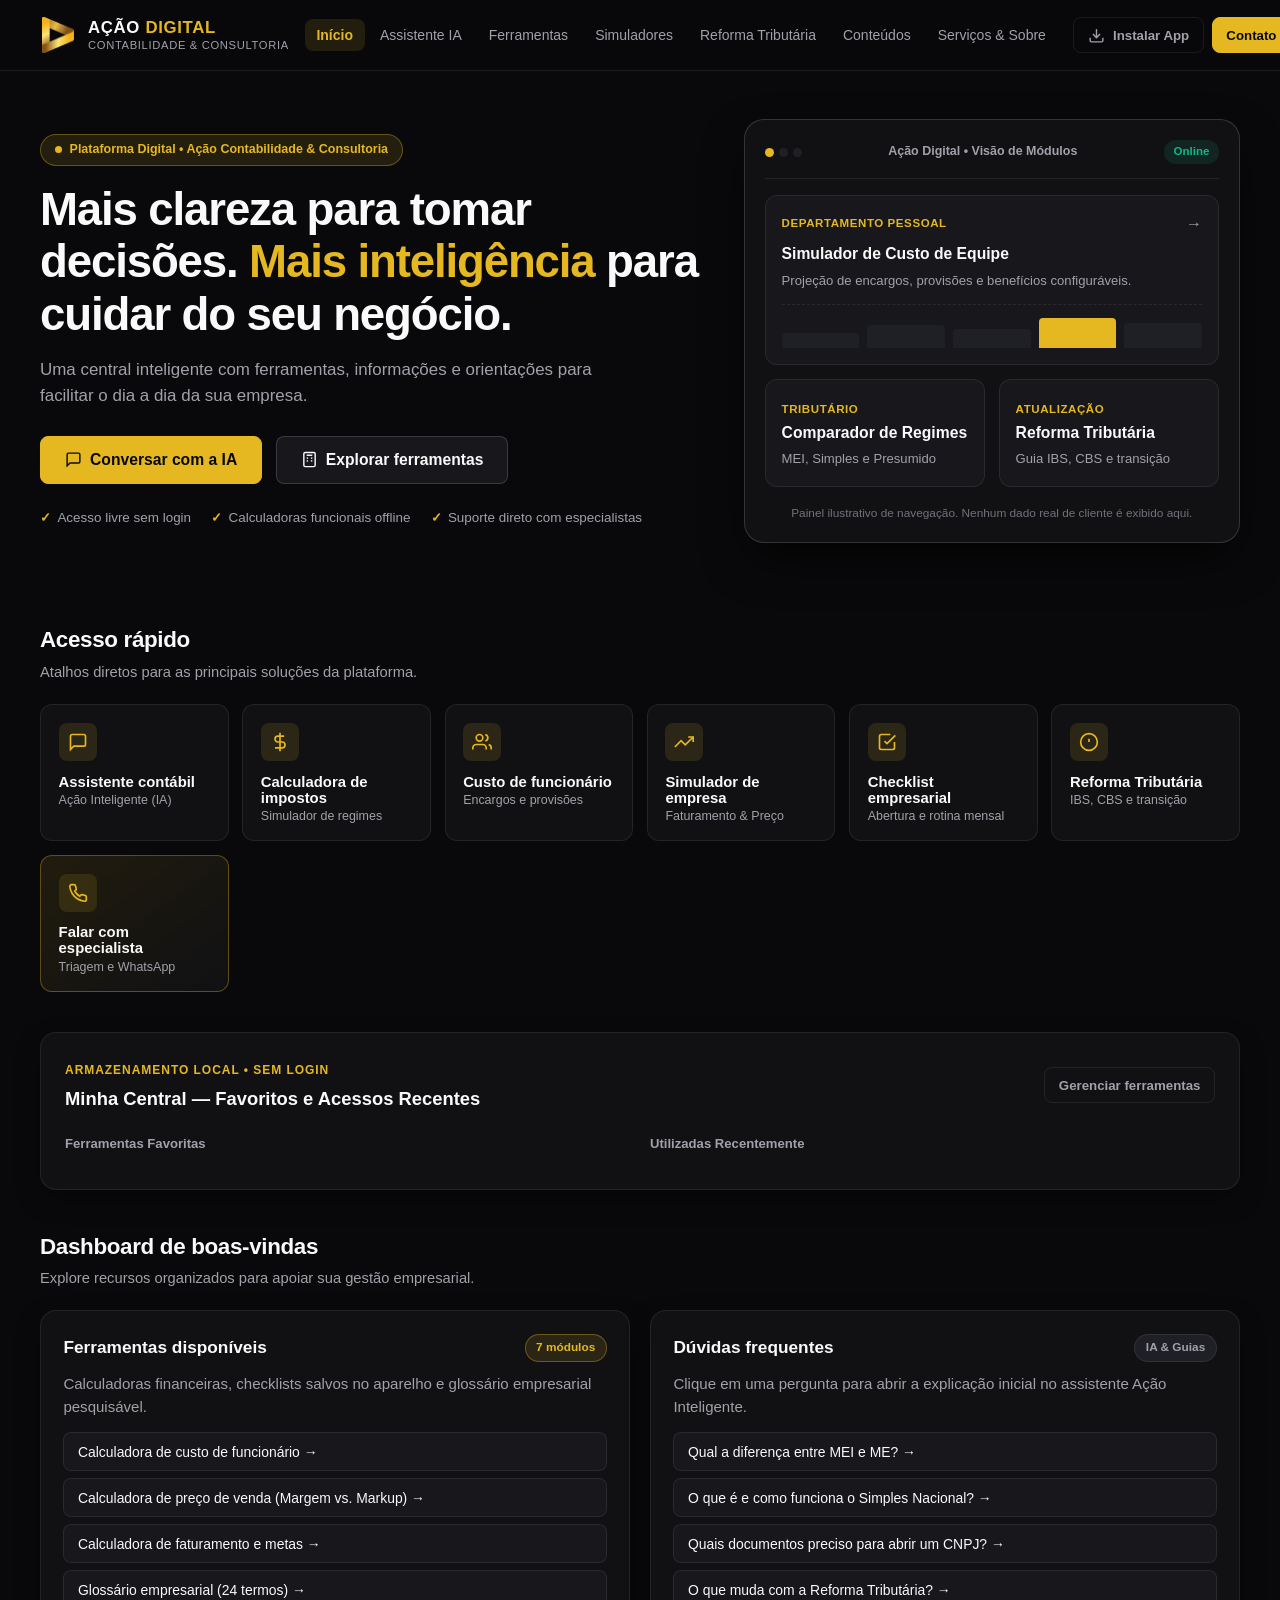
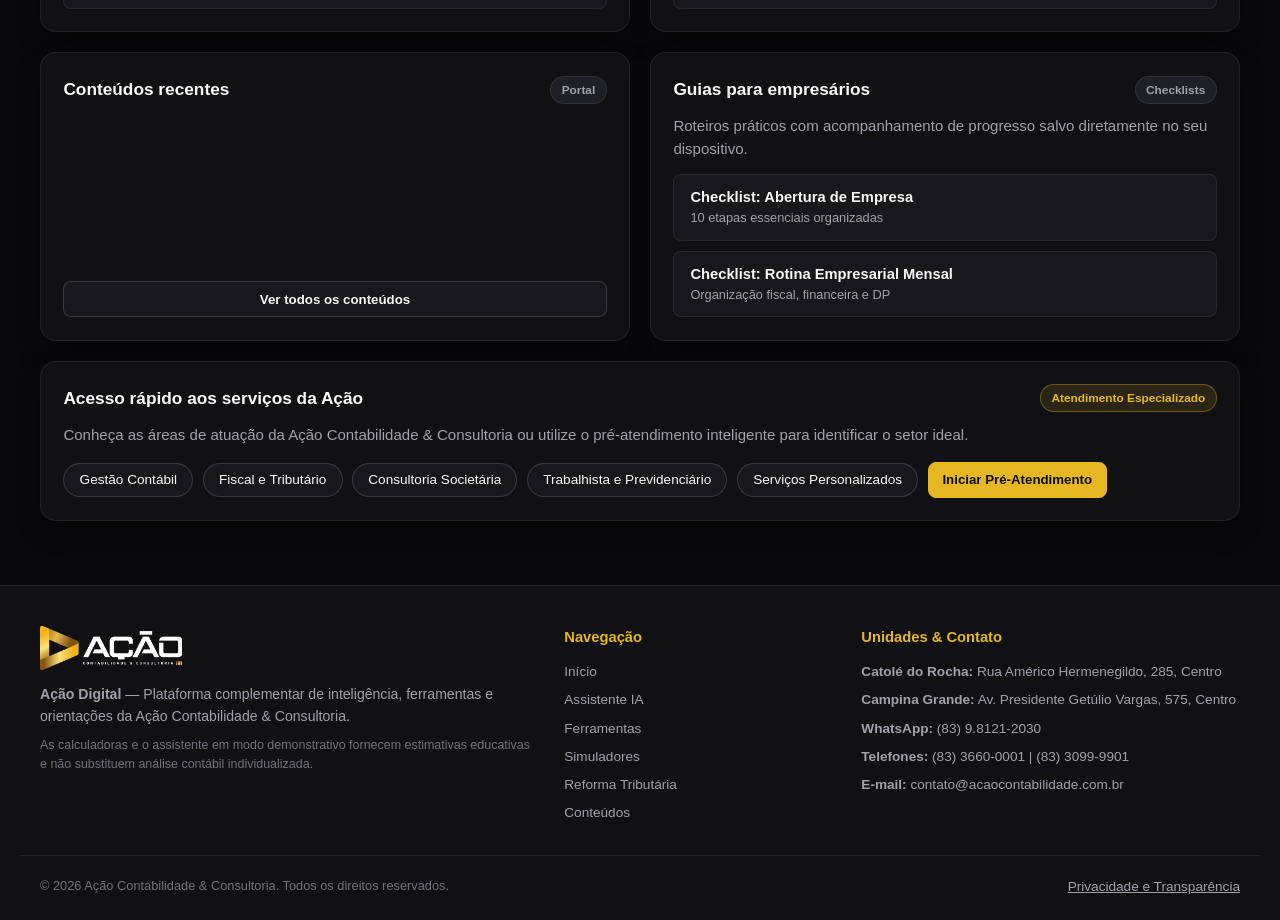
<file: index.html>
<!DOCTYPE html>
<html lang="pt-BR">
<head>
  <meta charset="UTF-8" />
  <meta name="viewport" content="width=device-width, initial-scale=1.0, viewport-fit=cover" />
  <meta name="theme-color" content="#09090B" />
  <meta name="apple-mobile-web-app-capable" content="yes" />
  <meta name="apple-mobile-web-app-status-bar-style" content="black-translucent" />
  <meta name="apple-mobile-web-app-title" content="Ação" />
  <meta name="description" content="Ação Digital — Central inteligente de ferramentas, informações e soluções empresariais da Ação Contabilidade & Consultoria." />
  <title>Ação Digital | Inteligência, Gestão e Soluções Empresariais</title>
  <link rel="manifest" href="./manifest.json" />
  <link rel="icon" type="image/png" sizes="32x32" href="./icons/favicon-32.png" />
  <link rel="apple-touch-icon" href="./icons/apple-touch-icon.png" />
  <link rel="stylesheet" href="./css/styles.css" />
</head>
<body>
  <!-- Offline Status Banner -->
  <div id="offline-banner" class="offline-banner hidden" role="status" aria-live="polite">
    <div class="container offline-banner__inner">
      <span class="offline-dot" aria-hidden="true"></span>
      <span>Você está offline. Algumas ferramentas continuam disponíveis, mas funcionalidades que dependem de internet estão temporariamente indisponíveis.</span>
    </div>
  </div>

  <!-- PWA Update Available Banner -->
  <div id="sw-update-banner" class="update-banner hidden" role="status">
    <div class="container update-banner__inner">
      <span>Uma nova versão da plataforma Ação Digital está disponível.</span>
      <button type="button" id="sw-reload-btn" class="btn btn-sm btn-primary">Atualizar agora</button>
    </div>
  </div>

  <!-- Top Navigation Header -->
  <header class="app-header" id="top">
    <div class="container header-inner">
      <a href="#inicio" class="brand" data-nav="inicio" aria-label="Ação Digital — Página Inicial">
        <img src="./assets/simbolo-acao.png" alt="Logo Ação Contabilidade" class="brand-symbol" />
        <div class="brand-text">
          <span class="brand-title">AÇÃO <span class="brand-accent">DIGITAL</span></span>
          <span class="brand-sub">Contabilidade &amp; Consultoria</span>
        </div>
      </a>

      <nav class="desktop-nav" aria-label="Navegação principal">
        <button type="button" class="nav-link active" data-nav="inicio">Início</button>
        <button type="button" class="nav-link" data-nav="assistente">Assistente IA</button>
        <button type="button" class="nav-link" data-nav="ferramentas">Ferramentas</button>
        <button type="button" class="nav-link" data-nav="simuladores">Simuladores</button>
        <button type="button" class="nav-link" data-nav="reforma">Reforma Tributária</button>
        <button type="button" class="nav-link" data-nav="conteudos">Conteúdos</button>
        <button type="button" class="nav-link" data-nav="servicos">Serviços &amp; Sobre</button>
      </nav>

      <div class="header-actions">
        <button type="button" id="install-app-btn" class="btn btn-ghost btn-sm" title="Instalar aplicativo no dispositivo">
          <svg class="icon" viewBox="0 0 24 24" fill="none" stroke="currentColor" stroke-width="2" aria-hidden="true">
            <path d="M21 15v4a2 2 0 0 1-2 2H5a2 2 0 0 1-2-2v-4"/>
            <polyline points="7 10 12 15 17 10"/>
            <line x1="12" y1="15" x2="12" y2="3"/>
          </svg>
          <span class="hide-xs">Instalar App</span>
        </button>
        <button type="button" class="btn btn-primary btn-sm" data-nav="contato">
          <span>Contato</span>
        </button>
        <button type="button" id="mobile-menu-toggle" class="mobile-menu-btn" aria-label="Abrir menu de navegação" aria-expanded="false" aria-controls="mobile-drawer">
          <svg class="icon" viewBox="0 0 24 24" fill="none" stroke="currentColor" stroke-width="2">
            <line x1="3" y1="6" x2="21" y2="6"/>
            <line x1="3" y1="12" x2="21" y2="12"/>
            <line x1="3" y1="18" x2="21" y2="18"/>
          </svg>
        </button>
      </div>
    </div>
  </header>

  <!-- Mobile Navigation Drawer -->
  <div id="mobile-drawer-backdrop" class="drawer-backdrop hidden" aria-hidden="true"></div>
  <aside id="mobile-drawer" class="mobile-drawer" aria-label="Menu mobile" aria-hidden="true">
    <div class="mobile-drawer__header">
      <div class="brand">
        <img src="./assets/simbolo-acao.png" alt="" class="brand-symbol" />
        <div class="brand-text">
          <span class="brand-title">AÇÃO <span class="brand-accent">DIGITAL</span></span>
          <span class="brand-sub">Menu da Plataforma</span>
        </div>
      </div>
      <button type="button" id="mobile-menu-close" class="icon-btn" aria-label="Fechar menu">
        <svg class="icon" viewBox="0 0 24 24" fill="none" stroke="currentColor" stroke-width="2">
          <line x1="18" y1="6" x2="6" y2="18"/>
          <line x1="6" y1="6" x2="18" y2="18"/>
        </svg>
      </button>
    </div>
    <nav class="mobile-drawer__nav">
      <button type="button" class="mobile-nav-item active" data-nav="inicio">Início</button>
      <button type="button" class="mobile-nav-item" data-nav="assistente">Assistente IA — Ação Inteligente</button>
      <button type="button" class="mobile-nav-item" data-nav="ferramentas">Ferramentas Empresariais</button>
      <button type="button" class="mobile-nav-item" data-nav="simuladores">Simuladores &amp; Pré-Atendimento</button>
      <button type="button" class="mobile-nav-item" data-nav="reforma">Central da Reforma Tributária</button>
      <button type="button" class="mobile-nav-item" data-nav="conteudos">Conteúdos e Guias</button>
      <button type="button" class="mobile-nav-item" data-nav="servicos">Serviços &amp; Sobre a Ação</button>
      <button type="button" class="mobile-nav-item" data-nav="contato">Contato e Unidades</button>
    </nav>
    <div class="mobile-drawer__footer">
      <button type="button" id="mobile-install-btn" class="btn btn-secondary btn-block">Instalar como Aplicativo (PWA)</button>
      <a href="https://wa.me/5583981212030?text=Ol%C3%A1%2C%20vim%20pela%20plataforma%20A%C3%A7%C3%A3o%20Digital%20e%20gostaria%20de%20atendimento." target="_blank" rel="noopener noreferrer" class="btn btn-primary btn-block external-online-link">
        Falar no WhatsApp Oficial
      </a>
    </div>
  </aside>

  <!-- Main Application Workspace -->
  <main class="main-workspace">

    <!-- =========================================================
         VIEW 1: INÍCIO (HOME & DASHBOARD DE BOAS-VINDAS)
         ========================================================= -->
    <section id="view-inicio" class="view-section active" aria-labelledby="hero-heading">
      <div class="container">
        <!-- Hero Presentation -->
        <div class="hero-grid">
          <div class="hero-content">
            <div class="pill-badge">
              <span class="pill-dot"></span>
              <span>Plataforma Digital • Ação Contabilidade &amp; Consultoria</span>
            </div>
            <h1 id="hero-heading" class="hero-title">
              Mais clareza para tomar decisões. <span class="text-gold">Mais inteligência</span> para cuidar do seu negócio.
            </h1>
            <p class="hero-subtitle">
              Uma central inteligente com ferramentas, informações e orientações para facilitar o dia a dia da sua empresa.
            </p>
            <div class="hero-actions">
              <button type="button" class="btn btn-primary btn-lg" data-nav="assistente">
                <svg class="icon" viewBox="0 0 24 24" fill="none" stroke="currentColor" stroke-width="2" aria-hidden="true">
                  <path d="M21 15a2 2 0 0 1-2 2H7l-4 4V5a2 2 0 0 1 2-2h14a2 2 0 0 1 2 2z"/>
                </svg>
                <span>Conversar com a IA</span>
              </button>
              <button type="button" class="btn btn-secondary btn-lg" data-nav="ferramentas">
                <svg class="icon" viewBox="0 0 24 24" fill="none" stroke="currentColor" stroke-width="2" aria-hidden="true">
                  <rect x="4" y="2" width="16" height="20" rx="2"/>
                  <line x1="8" y1="6" x2="16" y2="6"/>
                  <line x1="8" y1="10" x2="10" y2="10"/>
                  <line x1="14" y1="10" x2="16" y2="10"/>
                  <line x1="8" y1="14" x2="10" y2="14"/>
                  <line x1="14" y1="14" x2="16" y2="14"/>
                </svg>
                <span>Explorar ferramentas</span>
              </button>
            </div>
            <div class="hero-trust-row">
              <div class="trust-item">
                <span class="trust-check">✓</span>
                <span>Acesso livre sem login</span>
              </div>
              <div class="trust-item">
                <span class="trust-check">✓</span>
                <span>Calculadoras funcionais offline</span>
              </div>
              <div class="trust-item">
                <span class="trust-check">✓</span>
                <span>Suporte direto com especialistas</span>
              </div>
            </div>
          </div>

          <!-- Illustrative SaaS Dashboard Preview -->
          <div class="hero-dashboard-card" aria-label="Painel ilustrativo da plataforma">
            <div class="dash-card-header">
              <div class="dash-dots">
                <span></span><span></span><span></span>
              </div>
              <span class="dash-label">Ação Digital • Visão de Módulos</span>
              <span class="status-chip" id="connection-status-chip">Online</span>
            </div>

            <div class="dash-modules-preview">
              <div class="dash-mini-card" data-nav="ferramentas" data-tool="calc-funcionario" role="button" tabindex="0">
                <div class="dash-mini-top">
                  <span class="dash-mini-tag">Departamento Pessoal</span>
                  <span class="dash-arrow">→</span>
                </div>
                <strong>Simulador de Custo de Equipe</strong>
                <p>Projeção de encargos, provisões e benefícios configuráveis.</p>
                <div class="illustrative-bars" aria-hidden="true">
                  <span style="height: 45%"></span>
                  <span style="height: 68%"></span>
                  <span style="height: 55%"></span>
                  <span style="height: 88%" class="gold"></span>
                  <span style="height: 74%"></span>
                </div>
              </div>

              <div class="dash-mini-row">
                <div class="dash-mini-card compact" data-nav="simuladores" role="button" tabindex="0">
                  <span class="dash-mini-tag">Tributário</span>
                  <strong>Comparador de Regimes</strong>
                  <p>MEI, Simples e Presumido</p>
                </div>
                <div class="dash-mini-card compact" data-nav="reforma" role="button" tabindex="0">
                  <span class="dash-mini-tag">Atualização</span>
                  <strong>Reforma Tributária</strong>
                  <p>Guia IBS, CBS e transição</p>
                </div>
              </div>

              <div class="dash-disclaimer-bar">
                <span>Painel ilustrativo de navegação. Nenhum dado real de cliente é exibido aqui.</span>
              </div>
            </div>
          </div>
        </div>

        <!-- Quick Access Shortcuts -->
        <div class="section-block">
          <div class="section-header-row">
            <div>
              <h2 class="section-title">Acesso rápido</h2>
              <p class="section-desc">Atalhos diretos para as principais soluções da plataforma.</p>
            </div>
          </div>

          <div class="shortcuts-grid">
            <button type="button" class="shortcut-card" data-nav="assistente">
              <div class="shortcut-icon">
                <svg viewBox="0 0 24 24" fill="none" stroke="currentColor" stroke-width="2"><path d="M21 15a2 2 0 0 1-2 2H7l-4 4V5a2 2 0 0 1 2-2h14a2 2 0 0 1 2 2z"/></svg>
              </div>
              <span class="shortcut-title">Assistente contábil</span>
              <span class="shortcut-sub">Ação Inteligente (IA)</span>
            </button>

            <button type="button" class="shortcut-card" data-nav="simuladores" data-sim-tab="sim-impostos">
              <div class="shortcut-icon">
                <svg viewBox="0 0 24 24" fill="none" stroke="currentColor" stroke-width="2"><line x1="12" y1="1" x2="12" y2="23"/><path d="M17 5H9.5a3.5 3.5 0 0 0 0 7h5a3.5 3.5 0 0 1 0 7H6"/></svg>
              </div>
              <span class="shortcut-title">Calculadora de impostos</span>
              <span class="shortcut-sub">Simulador de regimes</span>
            </button>

            <button type="button" class="shortcut-card" data-nav="ferramentas" data-tool="calc-funcionario">
              <div class="shortcut-icon">
                <svg viewBox="0 0 24 24" fill="none" stroke="currentColor" stroke-width="2"><path d="M17 21v-2a4 4 0 0 0-4-4H5a4 4 0 0 0-4 4v2"/><circle cx="9" cy="7" r="4"/><path d="M23 21v-2a4 4 0 0 0-3-3.87"/><path d="M16 3.13a4 4 0 0 1 0 7.75"/></svg>
              </div>
              <span class="shortcut-title">Custo de funcionário</span>
              <span class="shortcut-sub">Encargos e provisões</span>
            </button>

            <button type="button" class="shortcut-card" data-nav="ferramentas" data-tool="calc-faturamento">
              <div class="shortcut-icon">
                <svg viewBox="0 0 24 24" fill="none" stroke="currentColor" stroke-width="2"><polyline points="23 6 13.5 15.5 8.5 10.5 1 18"/><polyline points="17 6 23 6 23 12"/></svg>
              </div>
              <span class="shortcut-title">Simulador de empresa</span>
              <span class="shortcut-sub">Faturamento &amp; Preço</span>
            </button>

            <button type="button" class="shortcut-card" data-nav="ferramentas" data-tool="check-abertura">
              <div class="shortcut-icon">
                <svg viewBox="0 0 24 24" fill="none" stroke="currentColor" stroke-width="2"><polyline points="9 11 12 14 22 4"/><path d="M21 12v7a2 2 0 0 1-2 2H5a2 2 0 0 1-2-2V5a2 2 0 0 1 2-2h11"/></svg>
              </div>
              <span class="shortcut-title">Checklist empresarial</span>
              <span class="shortcut-sub">Abertura e rotina mensal</span>
            </button>

            <button type="button" class="shortcut-card" data-nav="reforma">
              <div class="shortcut-icon">
                <svg viewBox="0 0 24 24" fill="none" stroke="currentColor" stroke-width="2"><circle cx="12" cy="12" r="10"/><line x1="12" y1="8" x2="12" y2="12"/><line x1="12" y1="16" x2="12.01" y2="16"/></svg>
              </div>
              <span class="shortcut-title">Reforma Tributária</span>
              <span class="shortcut-sub">IBS, CBS e transição</span>
            </button>

            <button type="button" class="shortcut-card highlight" data-nav="simuladores" data-sim-tab="pre-atendimento">
              <div class="shortcut-icon">
                <svg viewBox="0 0 24 24" fill="none" stroke="currentColor" stroke-width="2"><path d="M22 16.92v3a2 2 0 0 1-2.18 2 19.79 19.79 0 0 1-8.63-3.07 19.5 19.5 0 0 1-6-6 19.79 19.79 0 0 1-3.07-8.67A2 2 0 0 1 4.11 2h3a2 2 0 0 1 2 1.72c.127.96.361 1.903.7 2.81a2 2 0 0 1-.45 2.11L8.09 9.91a16 16 0 0 0 6 6l1.27-1.27a2 2 0 0 1 2.11-.45c.907.339 1.85.573 2.81.7A2 2 0 0 1 22 16.92z"/></svg>
              </div>
              <span class="shortcut-title">Falar com especialista</span>
              <span class="shortcut-sub">Triagem e WhatsApp</span>
            </button>
          </div>
        </div>

        <!-- Minha Central (Favoritos e Recentes salvos localmente) -->
        <div class="section-block" id="minha-central-block">
          <div class="card panel-card">
            <div class="panel-card__header">
              <div>
                <span class="eyebrow">Armazenamento Local • Sem Login</span>
                <h2 class="section-title-sm">Minha Central — Favoritos e Acessos Recentes</h2>
              </div>
              <button type="button" class="btn btn-ghost btn-sm" data-nav="ferramentas">Gerenciar ferramentas</button>
            </div>
            <div class="minha-central-grid">
              <div>
                <h3 class="sub-label">Ferramentas Favoritas</h3>
                <div id="favorites-list" class="chip-list"></div>
              </div>
              <div>
                <h3 class="sub-label">Utilizadas Recentemente</h3>
                <div id="recent-tools-list" class="chip-list"></div>
              </div>
            </div>
          </div>
        </div>

        <!-- Dashboard de Boas-Vindas -->
        <div class="section-block">
          <div class="section-header-row">
            <div>
              <h2 class="section-title">Dashboard de boas-vindas</h2>
              <p class="section-desc">Explore recursos organizados para apoiar sua gestão empresarial.</p>
            </div>
          </div>

          <div class="welcome-dashboard-grid">
            <!-- Card 1: Ferramentas disponíveis -->
            <article class="card dash-widget">
              <div class="dash-widget__head">
                <h3>Ferramentas disponíveis</h3>
                <span class="badge badge-gold">7 módulos</span>
              </div>
              <p class="muted-text">Calculadoras financeiras, checklists salvos no aparelho e glossário empresarial pesquisável.</p>
              <ul class="clean-link-list">
                <li><button type="button" data-nav="ferramentas" data-tool="calc-funcionario">Calculadora de custo de funcionário →</button></li>
                <li><button type="button" data-nav="ferramentas" data-tool="calc-preco">Calculadora de preço de venda (Margem vs. Markup) →</button></li>
                <li><button type="button" data-nav="ferramentas" data-tool="calc-faturamento">Calculadora de faturamento e metas →</button></li>
                <li><button type="button" data-nav="ferramentas" data-tool="glossario">Glossário empresarial (24 termos) →</button></li>
              </ul>
            </article>

            <!-- Card 2: Dúvidas frequentes -->
            <article class="card dash-widget">
              <div class="dash-widget__head">
                <h3>Dúvidas frequentes</h3>
                <span class="badge">IA &amp; Guias</span>
              </div>
              <p class="muted-text">Clique em uma pergunta para abrir a explicação inicial no assistente Ação Inteligente.</p>
              <ul class="clean-link-list">
                <li><button type="button" class="quick-ask-trigger" data-question="Qual a diferença entre MEI e ME?">Qual a diferença entre MEI e ME? →</button></li>
                <li><button type="button" class="quick-ask-trigger" data-question="Como funciona o Simples Nacional?">O que é e como funciona o Simples Nacional? →</button></li>
                <li><button type="button" class="quick-ask-trigger" data-question="Quais documentos preciso para abrir um CNPJ?">Quais documentos preciso para abrir um CNPJ? →</button></li>
                <li><button type="button" class="quick-ask-trigger" data-question="Como funciona a Reforma Tributária?">O que muda com a Reforma Tributária? →</button></li>
              </ul>
            </article>

            <!-- Card 3: Conteúdos recentes -->
            <article class="card dash-widget">
              <div class="dash-widget__head">
                <h3>Conteúdos recentes</h3>
                <span class="badge">Portal</span>
              </div>
              <div id="home-recent-articles" class="mini-article-stack"></div>
              <button type="button" class="btn btn-secondary btn-sm btn-block mt-1" data-nav="conteudos">Ver todos os conteúdos</button>
            </article>

            <!-- Card 4: Guias para empresários -->
            <article class="card dash-widget">
              <div class="dash-widget__head">
                <h3>Guias para empresários</h3>
                <span class="badge">Checklists</span>
              </div>
              <p class="muted-text">Roteiros práticos com acompanhamento de progresso salvo diretamente no seu dispositivo.</p>
              <div class="guide-mini-cards">
                <button type="button" class="guide-mini-btn" data-nav="ferramentas" data-tool="check-abertura">
                  <strong>Checklist: Abertura de Empresa</strong>
                  <span>10 etapas essenciais organizadas</span>
                </button>
                <button type="button" class="guide-mini-btn" data-nav="ferramentas" data-tool="check-mensal">
                  <strong>Checklist: Rotina Empresarial Mensal</strong>
                  <span>Organização fiscal, financeira e DP</span>
                </button>
              </div>
            </article>

            <!-- Card 5: Acesso rápido aos serviços -->
            <article class="card dash-widget dash-widget--wide">
              <div class="dash-widget__head">
                <h3>Acesso rápido aos serviços da Ação</h3>
                <span class="badge badge-gold">Atendimento Especializado</span>
              </div>
              <p class="muted-text">Conheça as áreas de atuação da Ação Contabilidade &amp; Consultoria ou utilize o pré-atendimento inteligente para identificar o setor ideal.</p>
              <div class="service-pills-row">
                <button type="button" class="service-pill" data-nav="servicos" data-service="contabil">Gestão Contábil</button>
                <button type="button" class="service-pill" data-nav="servicos" data-service="fiscal">Fiscal e Tributário</button>
                <button type="button" class="service-pill" data-nav="servicos" data-service="societario">Consultoria Societária</button>
                <button type="button" class="service-pill" data-nav="servicos" data-service="trabalhista">Trabalhista e Previdenciário</button>
                <button type="button" class="service-pill" data-nav="servicos" data-service="personalizados">Serviços Personalizados</button>
                <button type="button" class="btn btn-primary btn-sm" data-nav="simuladores" data-sim-tab="pre-atendimento">Iniciar Pré-Atendimento</button>
              </div>
            </article>
          </div>
        </div>
      </div>
    </section>

    <!-- =========================================================
         VIEW 2: ASSISTENTE DE IA CONTÁBIL — AÇÃO INTELIGENTE
         ========================================================= -->
    <section id="view-assistente" class="view-section" aria-labelledby="ai-heading">
      <div class="container">
        <div class="view-header">
          <div>
            <span class="eyebrow">Assistente Digital • Base de Conhecimento Empresarial</span>
            <h1 id="ai-heading" class="view-title">Ação Inteligente</h1>
            <p class="view-subtitle">Seu assistente para entender assuntos empresariais, contábeis, tributários e administrativos.</p>
          </div>
          <div class="view-header-actions">
            <span class="mode-badge" id="ai-mode-badge" title="O assistente opera com base de conhecimento local estruturada, sem inventar dados oficiais.">
              <span class="mode-dot"></span>
              Modo Demonstrativo Ativo
            </span>
            <button type="button" id="ai-clear-btn" class="btn btn-ghost btn-sm">Limpar conversa</button>
          </div>
        </div>

        <!-- Mandatory Transparency & Governance Notice -->
        <div class="notice-box notice-box--gold mb-1">
          <div class="notice-box__content">
            <strong>Transparência e Orientação Responsável:</strong>
            <span>
              Este assistente opera em <strong>modo demonstrativo inteligente</strong> (funciona inclusive offline) para esclarecer conceitos e orientar dúvidas iniciais. As respostas têm caráter exclusivamente educativo, não inventam alíquotas ou prazos oficiais e <strong>não substituem a análise individual de um contador</strong>.
            </span>
          </div>
          <a id="ai-header-whatsapp" href="https://wa.me/5583981212030?text=Ol%C3%A1%2C%20usei%20o%20assistente%20A%C3%A7%C3%A3o%20Inteligente%20e%20gostaria%20da%20an%C3%A1lise%20de%20um%20especialista." target="_blank" rel="noopener noreferrer" class="btn btn-primary btn-sm external-online-link">
            Solicitar análise de um especialista
          </a>
        </div>

        <!-- Chat Workspace -->
        <div class="chat-shell">
          <div id="chat-messages" class="chat-messages" role="log" aria-live="polite" aria-label="Histórico da conversa"></div>

          <!-- Typing Indicator -->
          <div id="chat-typing" class="chat-typing hidden" aria-hidden="true">
            <span class="typing-dots"><span></span><span></span><span></span></span>
            <span>Ação Inteligente está organizando a orientação...</span>
          </div>

          <!-- Suggested Opening Questions -->
          <div class="chat-suggestions-bar">
            <span class="suggestions-label">Perguntas sugeridas:</span>
            <div id="chat-suggestions" class="suggestions-scroll"></div>
          </div>

          <!-- Input Composer -->
          <form id="chat-form" class="chat-composer" novalidate>
            <label for="chat-input" class="sr-only">Digite sua dúvida contábil ou empresarial</label>
            <textarea
              id="chat-input"
              class="chat-textarea"
              rows="1"
              maxlength="800"
              placeholder="Digite sua dúvida (ex.: diferença entre MEI e ME, folha de pagamento, abertura de CNPJ)..."
            ></textarea>
            <button type="submit" id="chat-send-btn" class="btn btn-primary chat-send-btn" aria-label="Enviar mensagem">
              <span>Enviar</span>
              <svg class="icon" viewBox="0 0 24 24" fill="none" stroke="currentColor" stroke-width="2" aria-hidden="true">
                <line x1="22" y1="2" x2="11" y2="13"/>
                <polygon points="22 2 15 22 11 13 2 9 22 2"/>
              </svg>
            </button>
          </form>
          <div class="chat-footer-hint">
            <span>Pressione <strong>Enter</strong> para enviar ou <strong>Shift + Enter</strong> para quebrar linha. Não informe CPF, senhas ou dados bancários.</span>
          </div>
        </div>
      </div>
    </section>

    <!-- =========================================================
         VIEW 3: CENTRAL DE FERRAMENTAS EMPRESARIAIS
         ========================================================= -->
    <section id="view-ferramentas" class="view-section" aria-labelledby="tools-heading">
      <div class="container">
        <div class="view-header">
          <div>
            <span class="eyebrow">Utilitários Interativos • Funciona Offline</span>
            <h1 id="tools-heading" class="view-title">Ferramentas para o seu negócio</h1>
            <p class="view-subtitle">Calculadoras práticas, checklists salvos no seu dispositivo e glossário empresarial completo.</p>
          </div>
        </div>

        <!-- Tool Selector Tabs -->
        <div class="tool-tabs-bar" role="tablist" aria-label="Selecione uma ferramenta">
          <button type="button" class="tool-tab active" role="tab" aria-selected="true" data-tool-target="calc-funcionario">Custo de Funcionário</button>
          <button type="button" class="tool-tab" role="tab" aria-selected="false" data-tool-target="calc-faturamento">Faturamento &amp; Metas</button>
          <button type="button" class="tool-tab" role="tab" aria-selected="false" data-tool-target="calc-preco">Preço de Venda</button>
          <button type="button" class="tool-tab" role="tab" aria-selected="false" data-tool-target="check-abertura">Checklist: Abrir Empresa</button>
          <button type="button" class="tool-tab" role="tab" aria-selected="false" data-tool-target="check-mensal">Checklist Mensal</button>
          <button type="button" class="tool-tab" role="tab" aria-selected="false" data-tool-target="glossario">Glossário Empresarial</button>
        </div>

        <!-- TOOL 1: Calculadora de Custo de Funcionário -->
        <div id="tool-calc-funcionario" class="tool-panel active">
          <div class="card tool-card">
            <div class="tool-card__header">
              <div>
                <span class="badge badge-gold">Departamento Pessoal</span>
                <h2>Calculadora de Custo de Funcionário</h2>
                <p>Estime o investimento mensal e anual do empregador considerando salário, provisões, encargos configuráveis e benefícios.</p>
              </div>
              <button type="button" class="fav-btn" data-fav-id="calc-funcionario" aria-label="Favoritar Calculadora de Custo de Funcionário" title="Salvar em Minha Central">
                <span class="fav-star">☆</span> <span>Favoritar</span>
              </button>
            </div>

            <div class="tool-two-col">
              <form id="form-calc-funcionario" class="tool-form" novalidate>
                <div class="form-group">
                  <label for="emp-salary">Salário Bruto Mensal (R$)</label>
                  <input type="number" id="emp-salary" class="form-control" min="0" step="50" value="2000" required />
                </div>

                <div class="form-group">
                  <label for="emp-regime">Enquadramento / Cenário de Encargos</label>
                  <select id="emp-regime" class="form-control">
                    <option value="simples_geral">Simples Nacional (Anexos I, II, III e V — sem CPP patronal na folha)</option>
                    <option value="simples_anexo4">Simples Nacional (Anexo IV — com CPP patronal sobre folha)</option>
                    <option value="presumido_real">Lucro Presumido ou Lucro Real (com INSS Patronal, RAT e Terceiros)</option>
                  </select>
                </div>

                <div class="form-row-2">
                  <div class="form-group">
                    <label for="emp-va">Vale-Alimentação / Refeição (R$/mês)</label>
                    <input type="number" id="emp-va" class="form-control" min="0" step="10" value="350" />
                  </div>
                  <div class="form-group">
                    <label for="emp-vt-total">Custo Total Vale-Transporte (R$/mês)</label>
                    <input type="number" id="emp-vt-total" class="form-control" min="0" step="10" value="220" />
                  </div>
                </div>

                <div class="form-row-2">
                  <div class="form-group">
                    <label for="emp-vt-discount">Desconto VT do Funcionário (%)</label>
                    <input type="number" id="emp-vt-discount" class="form-control" min="0" max="6" step="0.5" value="6" />
                    <small class="field-hint">Limite legal padrão: até 6% do salário base.</small>
                  </div>
                  <div class="form-group">
                    <label for="emp-other">Outros Benefícios / Custos (R$/mês)</label>
                    <input type="number" id="emp-other" class="form-control" min="0" step="10" value="0" />
                  </div>
                </div>

                <!-- Configurable Parameters Accordion -->
                <details class="config-details">
                  <summary>Configurar percentuais de encargos e provisões</summary>
                  <div class="config-grid">
                    <div class="form-group">
                      <label for="cfg-fgts">FGTS Mensal (%)</label>
                      <input type="number" id="cfg-fgts" class="form-control" min="0" max="20" step="0.1" value="8.0" />
                    </div>
                    <div class="form-group">
                      <label for="cfg-13">Provisão 13º Salário (%)</label>
                      <input type="number" id="cfg-13" class="form-control" min="0" max="20" step="0.01" value="8.33" />
                    </div>
                    <div class="form-group">
                      <label for="cfg-ferias">Provisão Férias + 1/3 (%)</label>
                      <input type="number" id="cfg-ferias" class="form-control" min="0" max="25" step="0.01" value="11.11" />
                    </div>
                    <div class="form-group">
                      <label for="cfg-rescisao">Provisão Multa FGTS / Rescisória (%)</label>
                      <input type="number" id="cfg-rescisao" class="form-control" min="0" max="15" step="0.1" value="3.2" />
                    </div>
                    <div class="form-group">
                      <label for="cfg-patronal">INSS Patronal + RAT + Terceiros (%)</label>
                      <input type="number" id="cfg-patronal" class="form-control" min="0" max="40" step="0.1" value="0" />
                    </div>
                  </div>
                </details>
              </form>

              <div class="tool-results-box" aria-live="polite">
                <div class="kpi-highlight">
                  <span class="kpi-label">Custo Mensal Total Estimado</span>
                  <strong class="kpi-value" id="res-emp-monthly">R$ 0,00</strong>
                  <span class="kpi-sub" id="res-emp-factor">Equivale a 0,00x o salário bruto</span>
                </div>

                <div class="kpi-grid-2">
                  <div class="kpi-mini">
                    <span>Custo Anual Estimado (12 meses)</span>
                    <strong id="res-emp-annual">R$ 0,00</strong>
                  </div>
                  <div class="kpi-mini">
                    <span>Total Encargos + Provisões</span>
                    <strong id="res-emp-charges">R$ 0,00</strong>
                  </div>
                </div>

                <div class="breakdown-list" id="res-emp-breakdown"></div>

                <div class="disclaimer-note">
                  <strong>Aviso importante:</strong> Simulação estimativa. O custo real pode variar conforme regime tributário, convenção coletiva, benefícios, enquadramento e legislação aplicável.
                </div>
              </div>
            </div>
          </div>
        </div>

        <!-- TOOL 3: Calculadora de Faturamento e Metas -->
        <div id="tool-calc-faturamento" class="tool-panel">
          <div class="card tool-card">
            <div class="tool-card__header">
              <div>
                <span class="badge badge-gold">Gestão Financeira</span>
                <h2>Calculadora de Faturamento e Metas</h2>
                <p>Compare períodos, acompanhe o progresso em relação à meta e projete o faturamento anual da empresa.</p>
              </div>
              <button type="button" class="fav-btn" data-fav-id="calc-faturamento" aria-label="Favoritar Calculadora de Faturamento">
                <span class="fav-star">☆</span> <span>Favoritar</span>
              </button>
            </div>

            <div class="tool-two-col">
              <form id="form-calc-faturamento" class="tool-form" novalidate>
                <div class="form-group">
                  <label for="rev-prev">Faturamento do Período Anterior (R$)</label>
                  <input type="number" id="rev-prev" class="form-control" min="0" step="100" value="20000" />
                </div>
                <div class="form-group">
                  <label for="rev-curr">Faturamento do Período Atual (R$)</label>
                  <input type="number" id="rev-curr" class="form-control" min="0" step="100" value="27000" />
                </div>
                <div class="form-group">
                  <label for="rev-goal">Meta de Faturamento do Período (R$)</label>
                  <input type="number" id="rev-goal" class="form-control" min="0" step="100" value="32000" />
                </div>
                <div class="form-group">
                  <label for="rev-months">Horizonte de Projeção (meses)</label>
                  <input type="number" id="rev-months" class="form-control" min="1" max="60" step="1" value="12" />
                </div>
              </form>

              <div class="tool-results-box" aria-live="polite">
                <div class="kpi-highlight">
                  <span class="kpi-label">Variação entre Períodos</span>
                  <strong class="kpi-value" id="res-rev-diff">+ R$ 7.000,00 (+35,0%)</strong>
                  <span class="kpi-sub" id="res-rev-status">Crescimento em relação ao período anterior</span>
                </div>

                <div class="kpi-grid-2">
                  <div class="kpi-mini">
                    <span>Média Mensal (Períodos)</span>
                    <strong id="res-rev-avg">R$ 23.500,00</strong>
                  </div>
                  <div class="kpi-mini">
                    <span>Faturamento Projetado</span>
                    <strong id="res-rev-proj">R$ 324.000,00</strong>
                  </div>
                </div>

                <div class="goal-progress-card">
                  <div class="goal-progress-top">
                    <span>Progresso da Meta</span>
                    <strong id="res-rev-goal-pct">84,4%</strong>
                  </div>
                  <div class="progress-track">
                    <div class="progress-fill" id="res-rev-goal-bar" style="width: 84.4%"></div>
                  </div>
                  <p class="goal-caption" id="res-rev-goal-remaining">Faltam R$ 5.000,00 para atingir a meta definida.</p>
                </div>
              </div>
            </div>
          </div>
        </div>

        <!-- TOOL 4: Calculadora de Preço de Venda -->
        <div id="tool-calc-preco" class="tool-panel">
          <div class="card tool-card">
            <div class="tool-card__header">
              <div>
                <span class="badge badge-gold">Precificação</span>
                <h2>Calculadora de Preço de Venda</h2>
                <p>Calcule o preço ideal considerando custos diretos, taxas variáveis sobre a venda e margem de lucro desejada.</p>
              </div>
              <button type="button" class="fav-btn" data-fav-id="calc-preco" aria-label="Favoritar Calculadora de Preço de Venda">
                <span class="fav-star">☆</span> <span>Favoritar</span>
              </button>
            </div>

            <div class="tool-two-col">
              <form id="form-calc-preco" class="tool-form" novalidate>
                <div class="form-row-2">
                  <div class="form-group">
                    <label for="price-cost">Custo do Produto / Serviço (R$)</label>
                    <input type="number" id="price-cost" class="form-control" min="0" step="1" value="60" />
                  </div>
                  <div class="form-group">
                    <label for="price-pack">Embalagem (R$)</label>
                    <input type="number" id="price-pack" class="form-control" min="0" step="0.5" value="4" />
                  </div>
                </div>

                <div class="form-row-2">
                  <div class="form-group">
                    <label for="price-shipping">Frete / Logística (R$)</label>
                    <input type="number" id="price-shipping" class="form-control" min="0" step="0.5" value="6" />
                  </div>
                  <div class="form-group">
                    <label for="price-other">Outros Custos Diretos (R$)</label>
                    <input type="number" id="price-other" class="form-control" min="0" step="0.5" value="0" />
                  </div>
                </div>

                <div class="form-row-2">
                  <div class="form-group">
                    <label for="price-taxes">Taxas sobre Venda — Impostos, Cartão, Comissão (%)</label>
                    <input type="number" id="price-taxes" class="form-control" min="0" max="95" step="0.5" value="12" />
                  </div>
                  <div class="form-group">
                    <label for="price-margin">Margem de Lucro Líquida Desejada (%)</label>
                    <input type="number" id="price-margin" class="form-control" min="0" max="95" step="0.5" value="25" />
                  </div>
                </div>

                <div id="price-error-box" class="alert-error hidden" role="alert"></div>
              </form>

              <div class="tool-results-box" aria-live="polite">
                <div class="kpi-highlight">
                  <span class="kpi-label">Preço de Venda Sugerido</span>
                  <strong class="kpi-value" id="res-price-suggested">R$ 111,11</strong>
                  <span class="kpi-sub" id="res-price-markup">Markup aplicado sobre o custo: +58,7%</span>
                </div>

                <div class="kpi-grid-3">
                  <div class="kpi-mini">
                    <span>Custo Total</span>
                    <strong id="res-price-total-cost">R$ 70,00</strong>
                  </div>
                  <div class="kpi-mini">
                    <span>Taxas Variáveis</span>
                    <strong id="res-price-tax-val">R$ 13,33</strong>
                  </div>
                  <div class="kpi-mini">
                    <span>Lucro Estimado</span>
                    <strong id="res-price-profit">R$ 27,78</strong>
                  </div>
                </div>

                <div class="edu-callout">
                  <h4>Entenda a diferença: Margem vs. Markup</h4>
                  <p>
                    <strong>Margem de lucro</strong> é o percentual de ganho calculado <em>sobre o preço final de venda</em> (ex.: R$ 27,78 ÷ R$ 111,11 = 25%). Já o <strong>Markup</strong> é o índice multiplicador aplicado <em>sobre o custo direto</em> para formar o preço (ex.: R$ 70,00 + 58,7% = R$ 111,11). Confundir os dois conceitos é uma das causas mais comuns de prejuízo oculto nas vendas.
                  </p>
                </div>
              </div>
            </div>
          </div>
        </div>

        <!-- TOOL 5: Checklist para Abrir uma Empresa -->
        <div id="tool-check-abertura" class="tool-panel">
          <div class="card tool-card">
            <div class="tool-card__header">
              <div>
                <span class="badge badge-gold">Consultoria Societária</span>
                <h2>Checklist para Abrir uma Empresa</h2>
                <p>Acompanhe cada etapa da formalização do seu negócio. Seu progresso é salvo automaticamente neste dispositivo.</p>
              </div>
              <div class="tool-header-btns">
                <button type="button" class="fav-btn" data-fav-id="check-abertura">
                  <span class="fav-star">☆</span> <span>Favoritar</span>
                </button>
                <button type="button" id="reset-check-abertura" class="btn btn-ghost btn-sm">Reiniciar</button>
              </div>
            </div>

            <div class="checklist-progress-bar">
              <div class="goal-progress-top">
                <span id="open-check-counter">0 de 10 etapas concluídas</span>
                <strong id="open-check-pct">0%</strong>
              </div>
              <div class="progress-track">
                <div class="progress-fill" id="open-check-bar" style="width: 0%"></div>
              </div>
            </div>

            <div id="list-check-abertura" class="checklist-items"></div>

            <div class="disclaimer-note mt-1">
              <strong>Observação:</strong> As etapas, exigências de licenciamento e prazos podem variar conforme atividade econômica (CNAE), município, estado e natureza jurídica escolhida.
            </div>
          </div>
        </div>

        <!-- TOOL 6: Checklist Empresarial Mensal -->
        <div id="tool-check-mensal" class="tool-panel">
          <div class="card tool-card">
            <div class="tool-card__header">
              <div>
                <span class="badge badge-gold">Organização &amp; Rotina</span>
                <h2>Checklist Empresarial Mensal</h2>
                <p>Rotina recomendada para manter documentos fiscais, financeiro e departamento pessoal em dia com a contabilidade.</p>
              </div>
              <div class="tool-header-btns">
                <button type="button" class="fav-btn" data-fav-id="check-mensal">
                  <span class="fav-star">☆</span> <span>Favoritar</span>
                </button>
                <button type="button" id="reset-check-mensal" class="btn btn-ghost btn-sm">Reiniciar</button>
              </div>
            </div>

            <div class="checklist-progress-bar">
              <div class="goal-progress-top">
                <span id="monthly-check-counter">0 de 9 tarefas concluídas</span>
                <strong id="monthly-check-pct">0%</strong>
              </div>
              <div class="progress-track">
                <div class="progress-fill" id="monthly-check-bar" style="width: 0%"></div>
              </div>
            </div>

            <div id="list-check-mensal" class="checklist-items"></div>

            <div class="disclaimer-note mt-1">
              <strong>Aviso:</strong> Esta checklist reúne boas práticas gerais de organização administrativa e não substitui o calendário específico de obrigações legais da sua empresa.
            </div>
          </div>
        </div>

        <!-- TOOL 7: Glossário Empresarial -->
        <div id="tool-glossario" class="tool-panel">
          <div class="card tool-card">
            <div class="tool-card__header">
              <div>
                <span class="badge badge-gold">Educação Empresarial</span>
                <h2>Glossário Empresarial Interativo</h2>
                <p>Traduza termos contábeis, fiscais e trabalhistas para uma linguagem clara e prática.</p>
              </div>
              <button type="button" class="fav-btn" data-fav-id="glossario">
                <span class="fav-star">☆</span> <span>Favoritar</span>
              </button>
            </div>

            <div class="glossary-controls">
              <div class="search-input-wrap">
                <svg class="search-icon" viewBox="0 0 24 24" fill="none" stroke="currentColor" stroke-width="2" aria-hidden="true">
                  <circle cx="11" cy="11" r="8"/><line x1="21" y1="21" x2="16.65" y2="16.65"/>
                </svg>
                <input type="search" id="glossary-search" class="form-control search-control" placeholder="Pesquisar sigla ou termo (ex.: Fator R, DRE, eSocial, DAS, CNAE)..." />
              </div>
              <div id="glossary-categories" class="filter-pills"></div>
            </div>

            <div class="glossary-layout">
              <div id="glossary-grid" class="glossary-terms-grid"></div>
              <aside id="glossary-detail-panel" class="glossary-detail-card" aria-live="polite">
                <span class="eyebrow">Detalhamento do Termo</span>
                <h3 id="gd-title">Selecione um termo ao lado</h3>
                <p id="gd-summary" class="muted-text">Clique em qualquer sigla ou conceito para visualizar a explicação simples, exemplo prático e quando procurar o contador.</p>
                <div id="gd-body" class="hidden">
                  <div class="gd-section">
                    <h4>Explicação simples</h4>
                    <p id="gd-explanation"></p>
                  </div>
                  <div class="gd-section">
                    <h4>Exemplo prático</h4>
                    <p id="gd-example"></p>
                  </div>
                  <div class="gd-section">
                    <h4>Quando esse assunto é importante</h4>
                    <p id="gd-importance"></p>
                  </div>
                  <div class="gd-section gd-section--gold">
                    <h4>Quando procurar o contador</h4>
                    <p id="gd-accountant"></p>
                  </div>
                </div>
              </aside>
            </div>
          </div>
        </div>
      </div>
    </section>

    <!-- =========================================================
         VIEW 4: SIMULADORES & PRÉ-ATENDIMENTO INTELIGENTE
         ========================================================= -->
    <section id="view-simuladores" class="view-section" aria-labelledby="sim-heading">
      <div class="container">
        <div class="view-header">
          <div>
            <span class="eyebrow">Planejamento &amp; Direcionamento</span>
            <h1 id="sim-heading" class="view-title">Simuladores e Pré-Atendimento</h1>
            <p class="view-subtitle">Compare cenários tributários de forma educativa ou identifique o setor ideal da Ação para sua demanda.</p>
          </div>
        </div>

        <div class="tool-tabs-bar" role="tablist">
          <button type="button" class="sim-tab active" role="tab" aria-selected="true" data-sim-target="sim-impostos">Simulador de Impostos e Regimes</button>
          <button type="button" class="sim-tab" role="tab" aria-selected="false" data-sim-target="pre-atendimento">Pré-Atendimento Inteligente</button>
        </div>

        <!-- Simulador Educativo de Impostos e Regimes Tributários -->
        <div id="panel-sim-impostos" class="sim-panel active">
          <div class="card tool-card">
            <div class="tool-card__header">
              <div>
                <span class="badge badge-gold">Simulador Educativo</span>
                <h2>Comparativo de Regimes Tributários</h2>
                <p>Analise características, limites de faturamento e pontos de atenção entre MEI, Simples Nacional e Lucro Presumido.</p>
              </div>
              <button type="button" class="fav-btn" data-fav-id="sim-impostos">
                <span class="fav-star">☆</span> <span>Favoritar</span>
              </button>
            </div>

            <div class="sim-inputs-grid">
              <div class="form-group">
                <label for="tax-monthly-rev">Faturamento Mensal Estimado (R$)</label>
                <input type="number" id="tax-monthly-rev" class="form-control" min="0" step="500" value="15000" />
              </div>
              <div class="form-group">
                <label for="tax-annual-rev">Faturamento Anual Estimado (R$)</label>
                <input type="number" id="tax-annual-rev" class="form-control" min="0" step="1000" value="180000" />
              </div>
              <div class="form-group">
                <label for="tax-activity">Tipo de Atividade Principal</label>
                <select id="tax-activity" class="form-control">
                  <option value="comercio">Comércio (Revenda de mercadorias)</option>
                  <option value="servicos_gerais">Serviços Gerais (Manutenção, TI, estética, etc.)</option>
                  <option value="servicos_intelectuais">Serviços Regulamentados / Intelectuais (Engenharia, saúde, consultoria)</option>
                  <option value="industria">Indústria / Fabricação</option>
                </select>
              </div>
              <div class="form-group">
                <label for="tax-cnae">CNAE (Opcional)</label>
                <input type="text" id="tax-cnae" class="form-control" placeholder="Ex.: 4781-4/00 ou descrição" maxlength="80" />
              </div>
              <div class="form-group">
                <label for="tax-selected-regime">Foco da Simulação</label>
                <select id="tax-selected-regime" class="form-control">
                  <option value="comparar">Comparar todos os cenários</option>
                  <option value="mei">MEI (Microempreendedor Individual)</option>
                  <option value="simples">Simples Nacional</option>
                  <option value="presumido">Lucro Presumido</option>
                </select>
              </div>
            </div>

            <div id="tax-sim-output" class="tax-sim-results" aria-live="polite"></div>

            <div class="notice-box notice-box--gold mt-1">
              <div class="notice-box__content">
                <strong>Limitação Técnica Transparente:</strong>
                <span>
                  Este simulador não aplica alíquotas fixas presumidas porque a tributação real depende do Anexo exato do CNAE, receita bruta acumulada nos últimos 12 meses (RBT12), folha de pagamento (Fator R), substituição tributária (ICMS-ST) e alíquota municipal de ISS.
                </span>
              </div>
              <a id="tax-study-whatsapp" href="https://wa.me/5583981212030?text=Ol%C3%A1%2C%20utilizei%20o%20Simulador%20Tribut%C3%A1rio%20da%20A%C3%A7%C3%A3o%20Digital%20e%20gostaria%20de%20um%20estudo%20tribut%C3%A1rio%20personalizado." target="_blank" rel="noopener noreferrer" class="btn btn-primary btn-sm external-online-link">
                Solicitar estudo tributário
              </a>
            </div>
          </div>
        </div>

        <!-- Pré-Atendimento Inteligente -->
        <div id="panel-pre-atendimento" class="sim-panel">
          <div class="card tool-card">
            <div class="tool-card__header">
              <div>
                <span class="badge badge-gold">Triagem Inteligente</span>
                <h2>Pré-Atendimento Inteligente</h2>
                <p>Responda 4 perguntas rápidas para direcionarmos sua demanda ao setor certo da Ação Contabilidade.</p>
              </div>
            </div>

            <div class="triage-grid">
              <form id="triage-form" class="tool-form" novalidate>
                <div class="form-group">
                  <label for="triage-client">1. Você já é cliente da Ação Contabilidade?</label>
                  <select id="triage-client" class="form-control">
                    <option value="Ainda não sou cliente">Ainda não sou cliente</option>
                    <option value="Já sou cliente da Ação">Sim, já sou cliente da Ação</option>
                    <option value="Estou planejando abrir empresa">Estou planejando abrir minha empresa</option>
                  </select>
                </div>

                <div class="form-group">
                  <label for="triage-topic">2. Qual é o assunto principal?</label>
                  <select id="triage-topic" class="form-control">
                    <option value="Abertura de empresa">Abertura de empresa</option>
                    <option value="Contábil">Contábil (DRE, Balanço, Escrituração)</option>
                    <option value="Fiscal">Fiscal e Tributário (Impostos, Notas, Planejamento)</option>
                    <option value="Societário">Societário (Alteração contratual, Alvarás, Certidões)</option>
                    <option value="Departamento Pessoal">Departamento Pessoal (Folha, Admissão, Rescisão, eSocial)</option>
                    <option value="Financeiro/empresarial">Financeiro / Empresarial / Consultoria</option>
                    <option value="Outros">Outros assuntos</option>
                  </select>
                </div>

                <div class="form-group">
                  <label for="triage-need">3. Qual é a sua principal necessidade?</label>
                  <input type="text" id="triage-need" class="form-control" maxlength="220" placeholder="Ex.: Abrir uma empresa de serviços, revisar enquadramento tributário, admitir funcionário..." />
                  <small class="field-hint">Não informe CPF, senhas, dados bancários ou documentos sigilosos.</small>
                </div>

                <div class="form-group">
                  <label for="triage-goal">4. Como deseja prosseguir?</label>
                  <select id="triage-goal" class="form-control">
                    <option value="Solicitar atendimento com especialista">Solicitar atendimento com especialista da equipe</option>
                    <option value="Receber orientação inicial">Receber apenas uma orientação inicial</option>
                  </select>
                </div>
              </form>

              <div class="tool-results-box" id="triage-result-box" aria-live="polite">
                <span class="eyebrow">Resultado do Direcionamento</span>
                <h3 id="triage-dept-title">Setor Societário e Abertura de Empresas</h3>
                <p id="triage-dept-desc" class="muted-text"></p>

                <div class="triage-summary-card">
                  <h4>Resumo estruturado da solicitação</h4>
                  <ul id="triage-summary-list"></ul>
                </div>

                <div class="edu-callout">
                  <h4>Próximo passo recomendado</h4>
                  <p id="triage-next-step"></p>
                </div>

                <a id="triage-whatsapp-btn" href="#" target="_blank" rel="noopener noreferrer" class="btn btn-primary btn-block mt-1 external-online-link">
                  Enviar resumo e falar no WhatsApp da Ação
                </a>
              </div>
            </div>
          </div>
        </div>
      </div>
    </section>

    <!-- =========================================================
         VIEW 5: CENTRAL DA REFORMA TRIBUTÁRIA
         ========================================================= -->
    <section id="view-reforma" class="view-section" aria-labelledby="reform-heading">
      <div class="container">
        <div class="view-header">
          <div>
            <span class="eyebrow">Atualização Legislativa • Módulo Editável</span>
            <h1 id="reform-heading" class="view-title">Reforma Tributária — Entenda o que muda para sua empresa</h1>
            <p class="view-subtitle">Conceitos essenciais sobre IBS, CBS, transição gradual e pontos de atenção para o planejamento empresarial.</p>
          </div>
          <a href="https://wa.me/5583981212030?text=Ol%C3%A1%2C%20gostaria%20de%20orienta%C3%A7%C3%A3o%20da%20equipe%20A%C3%A7%C3%A3o%20sobre%20os%20impactos%20da%20Reforma%20Tribut%C3%A1ria%20na%20minha%20empresa." target="_blank" rel="noopener noreferrer" class="btn btn-primary external-online-link">
            Solicitar orientação tributária
          </a>
        </div>

        <div class="notice-box mb-1">
          <div class="notice-box__content">
            <strong>Aviso de Atualização Contínua:</strong>
            <span>
              As normas infraconstitucionais, alíquotas de referência e procedimentos operacionais da Reforma Tributária passam por regulamentação progressiva. Confirme sempre os impactos específicos do seu setor junto à equipe da Ação Contabilidade.
            </span>
          </div>
        </div>

        <!-- Search inside Reforma Tributária -->
        <div class="search-input-wrap mb-1">
          <svg class="search-icon" viewBox="0 0 24 24" fill="none" stroke="currentColor" stroke-width="2" aria-hidden="true">
            <circle cx="11" cy="11" r="8"/><line x1="21" y1="21" x2="16.65" y2="16.65"/>
          </svg>
          <input type="search" id="reform-search" class="form-control search-control" placeholder="Pesquisar na Central da Reforma Tributária (ex.: IBS, CBS, Simples Nacional, transição, Split Payment)..." />
        </div>

        <!-- Explanatory Cards (IBS, CBS, Intro) -->
        <div id="reform-cards-grid" class="reform-cards-grid"></div>

        <!-- Timeline & Glossary -->
        <div class="reform-split-grid mt-1">
          <div class="card panel-card">
            <span class="eyebrow">Cronograma Conceitual</span>
            <h2 class="section-title-sm">Linha do Tempo de Transição</h2>
            <p class="muted-text mb-1">Visão geral das etapas previstas na Emenda Constitucional 132/2023 (sujeitas à regulamentação complementar):</p>
            <div id="reform-timeline" class="timeline-list"></div>
          </div>

          <div class="card panel-card">
            <span class="eyebrow">Termos-Chave</span>
            <h2 class="section-title-sm">Glossário da Reforma Tributária</h2>
            <div id="reform-glossary" class="reform-glossary-list"></div>
          </div>
        </div>

        <!-- FAQs -->
        <div class="card panel-card mt-1">
          <span class="eyebrow">Dúvidas Comuns</span>
          <h2 class="section-title-sm">Perguntas Frequentes sobre a Reforma Tributária</h2>
          <div id="reform-faqs" class="faq-accordion"></div>
        </div>
      </div>
    </section>

    <!-- =========================================================
         VIEW 6: CONTEÚDOS E INFORMAÇÕES
         ========================================================= -->
    <section id="view-conteudos" class="view-section" aria-labelledby="content-heading">
      <div class="container">
        <div class="view-header">
          <div>
            <span class="eyebrow">Portal de Conhecimento • Material Orientativo</span>
            <h1 id="content-heading" class="view-title">Conteúdos e Informações</h1>
            <p class="view-subtitle">Guias práticos e materiais educativos organizados para apoiar empreendedores e gestores.</p>
          </div>
        </div>

        <div class="content-toolbar">
          <div class="search-input-wrap">
            <svg class="search-icon" viewBox="0 0 24 24" fill="none" stroke="currentColor" stroke-width="2" aria-hidden="true">
              <circle cx="11" cy="11" r="8"/><line x1="21" y1="21" x2="16.65" y2="16.65"/>
            </svg>
            <input type="search" id="articles-search" class="form-control search-control" placeholder="Buscar artigos por título, tema ou palavra-chave..." />
          </div>
          <div id="articles-categories" class="filter-pills"></div>
        </div>

        <div id="articles-grid" class="articles-grid"></div>
      </div>
    </section>

    <!-- =========================================================
         VIEW 7: SERVIÇOS & SOBRE A AÇÃO CONTABILIDADE
         ========================================================= -->
    <section id="view-servicos" class="view-section" aria-labelledby="services-heading">
      <div class="container">
        <!-- Central de Serviços -->
        <div class="view-header">
          <div>
            <span class="eyebrow">Soluções Especializadas</span>
            <h1 id="services-heading" class="view-title">Central de Serviços da Ação</h1>
            <p class="view-subtitle">Assessoria contábil, fiscal, societária e trabalhista com precisão, ética e proximidade.</p>
          </div>
          <button type="button" class="btn btn-primary" data-nav="simuladores" data-sim-tab="pre-atendimento">
            Não sei qual setor escolher
          </button>
        </div>

        <div id="services-grid" class="services-grid"></div>

        <!-- Sobre a Ação Contabilidade -->
        <div id="sobre" class="section-block about-section">
          <div class="card about-hero-card">
            <div class="about-hero-grid">
              <div>
                <span class="eyebrow">Nossa História &amp; Propósito</span>
                <h2 class="section-title">Tradição desde 1961, evoluindo com tecnologia e proximidade</h2>
                <p class="about-text">
                  Em <strong>1961</strong>, <strong>Francisco das Chagas Monte Paiva</strong> acreditava estar montando apenas um modesto escritório contábil. Mas as décadas seguintes fizeram da <strong>Ação Contabilidade &amp; Consultoria</strong> muito mais do que isso: passando entre gerações, a empresa consolidou uma trajetória de confiança, crescimento e evolução com mais de <strong>30 anos de atuação</strong> no mercado.
                </p>
                <p class="about-text">
                  Com unidades em <strong>Catolé do Rocha</strong> e <strong>Campina Grande</strong> na Paraíba, a Ação destaca-se pela <strong>objetividade, correção, modernidade e eficácia</strong> para assessorar empresas de todos os portes, atuando sempre com ética, transparência e responsabilidade.
                </p>
                <blockquote class="brand-quote">
                  “A contabilidade é a linguagem dos negócios.” — Warren Buffett
                </blockquote>
              </div>

              <div class="about-metrics-panel">
                <div class="metric-card">
                  <strong>+1.000</strong>
                  <span>Clientes satisfeitos</span>
                </div>
                <div class="metric-card">
                  <strong>+30</strong>
                  <span>Anos de confiança e excelência</span>
                </div>
                <div class="metric-card">
                  <strong>+85</strong>
                  <span>Colaboradores capacitados</span>
                </div>
                <div class="metric-card">
                  <strong>1961</strong>
                  <span>Origem da trajetória familiar</span>
                </div>
              </div>
            </div>

            <!-- Pilares Institucionais -->
            <div class="pillars-row">
              <span class="pillar-tag">Objetividade</span>
              <span class="pillar-tag">Correção</span>
              <span class="pillar-tag">Modernidade</span>
              <span class="pillar-tag">Eficácia</span>
              <span class="pillar-tag">Ética</span>
              <span class="pillar-tag">Transparência</span>
              <span class="pillar-tag">Responsabilidade</span>
            </div>

            <!-- Linha do Tempo Histórica -->
            <div class="history-timeline mt-1">
              <div class="history-step">
                <span class="history-year">1961</span>
                <h4>Fundação por Francisco das Chagas Monte Paiva</h4>
                <p>Início da vocação contábil pautada pela seriedade, confiança e relacionamento próximo com os empreendedores.</p>
              </div>
              <div class="history-step">
                <span class="history-year">Gerações</span>
                <h4>Consolidação da Ação Contabilidade &amp; Consultoria</h4>
                <p>Mais de três décadas de atuação estruturada, ampliando equipes especializadas nas áreas contábil, fiscal, societária e trabalhista.</p>
              </div>
              <div class="history-step">
                <span class="history-year">Expansão</span>
                <h4>Nova Unidade em Campina Grande — PB</h4>
                <p>Inauguração da Unidade II na Av. Presidente Getúlio Vargas, fortalecendo o suporte presencial e estratégico na Paraíba.</p>
              </div>
              <div class="history-step">
                <span class="history-year">Hoje</span>
                <h4>Ação Digital</h4>
                <p>Lançamento da plataforma digital interativa com ferramentas empresariais, orientações e atendimento integrado.</p>
              </div>
            </div>
          </div>
        </div>
      </div>
    </section>

    <!-- =========================================================
         VIEW 8: CONTATO E UNIDADES
         ========================================================= -->
    <section id="view-contato" class="view-section" aria-labelledby="contact-heading">
      <div class="container">
        <div class="view-header">
          <div>
            <span class="eyebrow">Canais Oficiais • Atendimento das 07:00 às 18:00</span>
            <h1 id="contact-heading" class="view-title">Contato e Unidades</h1>
            <p class="view-subtitle">Fale diretamente com a equipe da Ação Contabilidade &amp; Consultoria pelos nossos canais oficiais.</p>
          </div>
          <span id="office-hours-badge" class="mode-badge">Horário: 07:00 às 18:00</span>
        </div>

        <div class="contact-grid">
          <!-- Canais Diretos -->
          <div class="card panel-card">
            <h2 class="section-title-sm">Canais de Atendimento</h2>
            <p class="muted-text mb-1">Escolha o canal mais prático para falar com nossos especialistas:</p>

            <div class="contact-channels-list">
              <a href="https://wa.me/5583981212030?text=Ol%C3%A1%2C%20vim%20pela%20plataforma%20A%C3%A7%C3%A3o%20Digital%20e%20gostaria%20de%20atendimento." target="_blank" rel="noopener noreferrer" class="channel-item channel-item--gold external-online-link">
                <div>
                  <span class="channel-label">WhatsApp Oficial</span>
                  <strong>(83) 9.8121-2030</strong>
                </div>
                <span class="channel-action">Iniciar conversa →</span>
              </a>

              <a href="tel:+558336600001" class="channel-item">
                <div>
                  <span class="channel-label">Telefone Fixo I</span>
                  <strong>(83) 3660-0001</strong>
                </div>
                <span class="channel-action">Ligar agora →</span>
              </a>

              <a href="tel:+558330999901" class="channel-item">
                <div>
                  <span class="channel-label">Telefone Fixo II</span>
                  <strong>(83) 3099-9901</strong>
                </div>
                <span class="channel-action">Ligar agora →</span>
              </a>

              <a href="mailto:contato@acaocontabilidade.com.br?subject=Contato%20via%20A%C3%A7%C3%A3o%20Digital" class="channel-item">
                <div>
                  <span class="channel-label">E-mail Institucional</span>
                  <strong>contato@acaocontabilidade.com.br</strong>
                </div>
                <span class="channel-action">Enviar e-mail →</span>
              </a>

              <a href="https://www.instagram.com/acaocontabilidadecr/" target="_blank" rel="noopener noreferrer" class="channel-item external-online-link">
                <div>
                  <span class="channel-label">Instagram Oficial</span>
                  <strong>@acaocontabilidadecr</strong>
                </div>
                <span class="channel-action">Abrir perfil →</span>
              </a>
            </div>
          </div>

          <!-- Gerador de Solicitação Rápida (abre WhatsApp ou E-mail sem fingir servidor) -->
          <div class="card panel-card">
            <h2 class="section-title-sm">Solicitar Atendimento Direto</h2>
            <p class="muted-text mb-1">Preencha os dados básicos abaixo para preparar sua mensagem e abrir diretamente no WhatsApp ou E-mail oficial.</p>

            <form id="contact-builder-form" class="tool-form" novalidate>
              <div class="form-group">
                <label for="cb-name">Seu Nome</label>
                <input type="text" id="cb-name" class="form-control" placeholder="Ex.: João Silva" required maxlength="100" />
              </div>
              <div class="form-row-2">
                <div class="form-group">
                  <label for="cb-company">Empresa ou Perfil</label>
                  <input type="text" id="cb-company" class="form-control" placeholder="Ex.: MEI, Comércio, Abertura..." maxlength="100" />
                </div>
                <div class="form-group">
                  <label for="cb-sector">Área de Interesse</label>
                  <select id="cb-sector" class="form-control">
                    <option value="Gestão Contábil">Gestão Contábil</option>
                    <option value="Fiscal e Tributário">Fiscal e Tributário</option>
                    <option value="Consultoria Societária / Abertura">Consultoria Societária / Abertura</option>
                    <option value="Trabalhista e Previdenciário">Trabalhista e Previdenciário</option>
                    <option value="Serviços Personalizados">Serviços Personalizados</option>
                    <option value="Outro assunto">Outro assunto</option>
                  </select>
                </div>
              </div>
              <div class="form-group">
                <label for="cb-message">Mensagem</label>
                <textarea id="cb-message" class="form-control" rows="3" placeholder="Descreva brevemente como podemos ajudar..." required maxlength="500"></textarea>
                <small class="field-hint">Por segurança, não inclua senhas, CPF ou dados bancários.</small>
              </div>
              <div id="cb-error" class="alert-error hidden" role="alert"></div>
              <div class="form-actions-row">
                <button type="submit" class="btn btn-primary">Enviar via WhatsApp</button>
                <button type="button" id="cb-email-btn" class="btn btn-secondary">Abrir no E-mail</button>
              </div>
            </form>
          </div>
        </div>

        <!-- Unidades Presenciais -->
        <div class="units-grid mt-1">
          <article class="card unit-card">
            <span class="badge badge-gold">Unidade I • Matriz</span>
            <h3>Catolé do Rocha — Paraíba</h3>
            <p class="unit-address">Rua Américo Hermenegildo, 285, Centro — Catolé do Rocha - PB</p>
            <p class="unit-hours">Atendimento: Segunda a Sexta, das 07:00 às 18:00</p>
            <div class="unit-actions">
              <a href="https://www.google.com/maps/search/?api=1&query=Rua+Americo+Hermenegildo+285+Centro+Catole+do+Rocha+PB" target="_blank" rel="noopener noreferrer" class="btn btn-secondary btn-sm external-online-link">
                Ver no Mapa
              </a>
              <a href="tel:+558336600001" class="btn btn-ghost btn-sm">Ligar (83) 3660-0001</a>
            </div>
          </article>

          <article class="card unit-card">
            <span class="badge badge-gold">Unidade II • Expansão</span>
            <h3>Campina Grande — Paraíba</h3>
            <p class="unit-address">Av. Presidente Getúlio Vargas, 575, Centro — Campina Grande - PB</p>
            <p class="unit-hours">Atendimento: Segunda a Sexta, das 07:00 às 18:00</p>
            <div class="unit-actions">
              <a href="https://www.google.com/maps/search/?api=1&query=Av+Presidente+Getulio+Vargas+575+Centro+Campina+Grande+PB" target="_blank" rel="noopener noreferrer" class="btn btn-secondary btn-sm external-online-link">
                Ver no Mapa
              </a>
              <a href="tel:+558330999901" class="btn btn-ghost btn-sm">Ligar (83) 3099-9901</a>
            </div>
          </article>
        </div>
      </div>
    </section>

  </main>

  <!-- Footer -->
  <footer class="app-footer">
    <div class="container footer-grid">
      <div class="footer-brand">
        <img src="./assets/logo-acao-full.png" alt="Ação Contabilidade & Consultoria" class="footer-logo" />
        <p>
          <strong>Ação Digital</strong> — Plataforma complementar de inteligência, ferramentas e orientações da Ação Contabilidade &amp; Consultoria.
        </p>
        <p class="footer-note">
          As calculadoras e o assistente em modo demonstrativo fornecem estimativas educativas e não substituem análise contábil individualizada.
        </p>
      </div>

      <div>
        <h4>Navegação</h4>
        <ul class="footer-links">
          <li><button type="button" data-nav="inicio">Início</button></li>
          <li><button type="button" data-nav="assistente">Assistente IA</button></li>
          <li><button type="button" data-nav="ferramentas">Ferramentas</button></li>
          <li><button type="button" data-nav="simuladores">Simuladores</button></li>
          <li><button type="button" data-nav="reforma">Reforma Tributária</button></li>
          <li><button type="button" data-nav="conteudos">Conteúdos</button></li>
        </ul>
      </div>

      <div>
        <h4>Unidades &amp; Contato</h4>
        <ul class="footer-info">
          <li><strong>Catolé do Rocha:</strong> Rua Américo Hermenegildo, 285, Centro</li>
          <li><strong>Campina Grande:</strong> Av. Presidente Getúlio Vargas, 575, Centro</li>
          <li><strong>WhatsApp:</strong> (83) 9.8121-2030</li>
          <li><strong>Telefones:</strong> (83) 3660-0001 | (83) 3099-9901</li>
          <li><strong>E-mail:</strong> contato@acaocontabilidade.com.br</li>
        </ul>
      </div>
    </div>
    <div class="container footer-bottom">
      <span>© 2026 Ação Contabilidade &amp; Consultoria. Todos os direitos reservados.</span>
      <button type="button" id="footer-privacy-btn" class="link-plain">Privacidade e Transparência</button>
    </div>
  </footer>

  <!-- Mobile Bottom Navigation Bar (Native App Feel) -->
  <nav class="mobile-bottom-nav" aria-label="Atalhos inferiores">
    <button type="button" class="bottom-nav-item active" data-nav="inicio">
      <svg viewBox="0 0 24 24" fill="none" stroke="currentColor" stroke-width="2"><path d="M3 9l9-7 9 7v11a2 2 0 0 1-2 2H5a2 2 0 0 1-2-2z"/></svg>
      <span>Início</span>
    </button>
    <button type="button" class="bottom-nav-item" data-nav="assistente">
      <svg viewBox="0 0 24 24" fill="none" stroke="currentColor" stroke-width="2"><path d="M21 15a2 2 0 0 1-2 2H7l-4 4V5a2 2 0 0 1 2-2h14a2 2 0 0 1 2 2z"/></svg>
      <span>IA Ação</span>
    </button>
    <button type="button" class="bottom-nav-item" data-nav="ferramentas">
      <svg viewBox="0 0 24 24" fill="none" stroke="currentColor" stroke-width="2"><rect x="4" y="2" width="16" height="20" rx="2"/><line x1="8" y1="6" x2="16" y2="6"/></svg>
      <span>Ferramentas</span>
    </button>
    <button type="button" class="bottom-nav-item" data-nav="simuladores">
      <svg viewBox="0 0 24 24" fill="none" stroke="currentColor" stroke-width="2"><polyline points="23 6 13.5 15.5 8.5 10.5 1 18"/></svg>
      <span>Simular</span>
    </button>
    <button type="button" class="bottom-nav-item" data-nav="contato">
      <svg viewBox="0 0 24 24" fill="none" stroke="currentColor" stroke-width="2"><path d="M22 16.92v3a2 2 0 0 1-2.18 2 19.79 19.79 0 0 1-8.63-3.07 19.5 19.5 0 0 1-6-6 19.79 19.79 0 0 1-3.07-8.67A2 2 0 0 1 4.11 2h3a2 2 0 0 1 2 1.72c.127.96.361 1.903.7 2.81a2 2 0 0 1-.45 2.11L8.09 9.91a16 16 0 0 0 6 6l1.27-1.27a2 2 0 0 1 2.11-.45c.907.339 1.85.573 2.81.7A2 2 0 0 1 22 16.92z"/></svg>
      <span>Contato</span>
    </button>
  </nav>

  <!-- Back to Top Button -->
  <button type="button" id="back-to-top" class="back-to-top hidden" aria-label="Voltar ao topo" title="Voltar ao topo">↑</button>

  <!-- Modal: Article Reader -->
  <div id="article-modal" class="modal-overlay hidden" role="dialog" aria-modal="true" aria-labelledby="modal-article-title">
    <div class="modal-box modal-box--lg">
      <div class="modal-header">
        <div>
          <span id="modal-article-cat" class="badge badge-gold">Categoria</span>
          <span id="modal-article-meta" class="modal-meta">Data • Leitura</span>
        </div>
        <button type="button" class="icon-btn modal-close" data-close-modal="article-modal" aria-label="Fechar artigo">✕</button>
      </div>
      <div class="modal-body">
        <h2 id="modal-article-title" class="modal-title"></h2>
        <div class="editorial-tag">Material Orientativo • Ação Digital</div>
        <div id="modal-article-content" class="article-prose"></div>
        <div class="modal-article-actions">
          <button type="button" id="share-article-btn" class="btn btn-secondary btn-sm">Compartilhar conteúdo</button>
          <a id="article-whatsapp-btn" href="#" target="_blank" rel="noopener noreferrer" class="btn btn-primary btn-sm external-online-link">Tirar dúvida com especialista</a>
        </div>
        <div class="related-articles-block">
          <h4>Conteúdos relacionados</h4>
          <div id="modal-related-articles" class="related-grid"></div>
        </div>
      </div>
    </div>
  </div>

  <!-- Modal: PWA Install Guide -->
  <div id="install-modal" class="modal-overlay hidden" role="dialog" aria-modal="true" aria-labelledby="modal-install-title">
    <div class="modal-box">
      <div class="modal-header">
        <h2 id="modal-install-title" class="modal-title-sm">Instalar Ação Digital como Aplicativo</h2>
        <button type="button" class="icon-btn modal-close" data-close-modal="install-modal" aria-label="Fechar janela">✕</button>
      </div>
      <div class="modal-body">
        <div class="install-hero-row">
          <img src="./icons/icon-192.png" alt="Ícone do app Ação Digital" class="install-app-icon" />
          <div>
            <strong>Ação Digital</strong>
            <p class="muted-text">Acesso direto pela tela inicial e uso das calculadoras e checklists mesmo offline.</p>
          </div>
        </div>

        <div id="native-install-trigger-area" class="hidden mb-1">
          <button type="button" id="trigger-native-install" class="btn btn-primary btn-block">Instalar agora neste dispositivo</button>
        </div>

        <div class="install-steps-cards">
          <div class="install-step-box">
            <h4>Android (Chrome / Edge)</h4>
            <p>Toque no menu <strong>⋮</strong> (três pontos no canto superior direito) e selecione <strong>"Instalar aplicativo"</strong> ou <strong>"Adicionar à tela inicial"</strong>.</p>
          </div>
          <div class="install-step-box">
            <h4>iPhone / iPad (Safari)</h4>
            <p>Toque no ícone de <strong>Compartilhar</strong> (quadrado com seta para cima na barra inferior) e escolha <strong>"Adicionar à Tela de Início"</strong>.</p>
          </div>
          <div class="install-step-box">
            <h4>Computador (Chrome / Edge)</h4>
            <p>Clique no ícone de <strong>instalação</strong> na barra de endereços (lado direito da URL) e confirme em <strong>"Instalar"</strong>.</p>
          </div>
        </div>
      </div>
    </div>
  </div>

  <!-- Modal: Privacy & Transparency -->
  <div id="privacy-modal" class="modal-overlay hidden" role="dialog" aria-modal="true" aria-labelledby="modal-privacy-title">
    <div class="modal-box">
      <div class="modal-header">
        <h2 id="modal-privacy-title" class="modal-title-sm">Privacidade, Segurança e Transparência</h2>
        <button type="button" class="icon-btn modal-close" data-close-modal="privacy-modal" aria-label="Fechar janela">✕</button>
      </div>
      <div class="modal-body article-prose">
        <p>A plataforma <strong>Ação Digital</strong> foi projetada sob princípios de privacidade por padrão e transparência operacional:</p>
        <ul>
          <li><strong>Sem coleta oculta em servidor:</strong> Favoritos, histórico recente de ferramentas e progresso das checklists ficam armazenados exclusivamente no seu próprio navegador (<code>localStorage</code>).</li>
          <li><strong>Sem solicitação de dados sensíveis:</strong> Não solicitamos CPF, senhas, certificados digitais ou dados bancários.</li>
          <li><strong>Assistente em Modo Demonstrativo:</strong> As respostas da Ação Inteligente são geradas localmente com base em orientações educativas e não substituem análise contábil individual.</li>
          <li><strong>Cálculos Estimativos:</strong> Os simuladores utilizam parâmetros configuráveis e ilustrativos para apoio à tomada de decisão.</li>
        </ul>
      </div>
    </div>
  </div>

  <!-- Toast Container -->
  <div id="toast-container" class="toast-container" aria-live="polite"></div>

  <!-- Modular Application Scripts -->
  <script src="./js/data.js"></script>
  <script src="./js/ai-assistant.js"></script>
  <script src="./js/tools.js"></script>
  <script src="./js/app.js"></script>
</body>
</html>
</file>
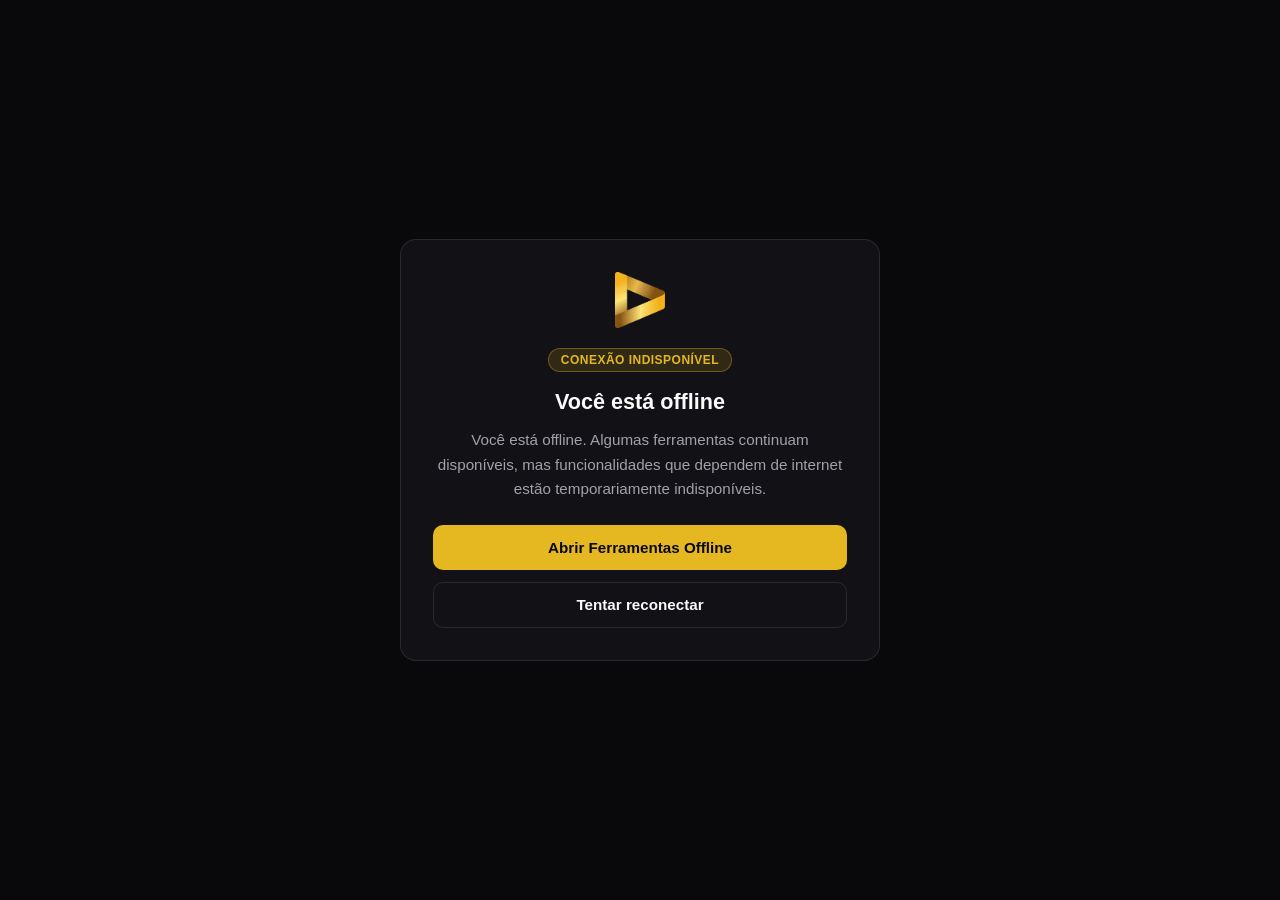
<file: offline.html>
<!DOCTYPE html>
<html lang="pt-BR">
<head>
  <meta charset="UTF-8" />
  <meta name="viewport" content="width=device-width, initial-scale=1.0" />
  <meta name="theme-color" content="#09090B" />
  <title>Modo Offline — Ação Digital</title>
  <link rel="icon" type="image/png" href="./icons/favicon-32.png" />
  <style>
    :root {
      --bg: #09090B;
      --surface: #121216;
      --border: rgba(255, 255, 255, 0.1);
      --gold: #E5B822;
      --gold-hover: #F5C83B;
      --text: #FAFAFA;
      --muted: #A1A1AA;
    }
    * { box-sizing: border-box; margin: 0; padding: 0; }
    body {
      font-family: -apple-system, BlinkMacSystemFont, "Segoe UI", Roboto, Inter, sans-serif;
      background: var(--bg);
      color: var(--text);
      min-height: 100vh;
      display: flex;
      align-items: center;
      justify-content: center;
      padding: 1.5rem;
    }
    .card {
      max-width: 480px;
      width: 100%;
      background: var(--surface);
      border: 1px solid var(--border);
      border-radius: 16px;
      padding: 2rem;
      text-align: center;
    }
    .logo {
      width: 56px;
      height: 56px;
      margin: 0 auto 1.25rem;
      display: block;
      object-fit: contain;
    }
    .badge {
      display: inline-block;
      background: rgba(229, 184, 34, 0.14);
      color: var(--gold);
      border: 1px solid rgba(229, 184, 34, 0.35);
      font-size: 0.75rem;
      font-weight: 600;
      padding: 0.25rem 0.75rem;
      border-radius: 999px;
      margin-bottom: 1rem;
      letter-spacing: 0.04em;
      text-transform: uppercase;
    }
    h1 { font-size: 1.35rem; margin-bottom: 0.75rem; line-height: 1.3; }
    p { color: var(--muted); font-size: 0.95rem; line-height: 1.6; margin-bottom: 1.5rem; }
    .actions { display: flex; flex-direction: column; gap: 0.75rem; }
    .btn {
      display: inline-flex;
      align-items: center;
      justify-content: center;
      padding: 0.85rem 1.25rem;
      border-radius: 10px;
      font-weight: 600;
      font-size: 0.95rem;
      text-decoration: none;
      cursor: pointer;
      border: none;
    }
    .btn-primary { background: var(--gold); color: #09090B; }
    .btn-primary:hover { background: var(--gold-hover); }
    .btn-secondary {
      background: transparent;
      color: var(--text);
      border: 1px solid var(--border);
    }
  </style>
</head>
<body>
  <main class="card">
    <img src="./assets/simbolo-acao.png" alt="Símbolo Ação Contabilidade" class="logo" />
    <span class="badge">Conexão indisponível</span>
    <h1>Você está offline</h1>
    <p>
      Você está offline. Algumas ferramentas continuam disponíveis, mas funcionalidades que dependem de internet estão temporariamente indisponíveis.
    </p>
    <div class="actions">
      <a href="./index.html" class="btn btn-primary">Abrir Ferramentas Offline</a>
      <button type="button" class="btn btn-secondary" onclick="window.location.reload()">Tentar reconectar</button>
    </div>
  </main>
</body>
</html>
</file>
<file: css/styles.css>
/* ==========================================================================
   AÇÃO DIGITAL — DESIGN SYSTEM (OBSIDIAN & GOLD EXECUTIVE SAAS)
   Ação Contabilidade & Consultoria
   ========================================================================== */

:root {
  --bg-obsidian: #09090B;
  --bg-surface-1: #111114;
  --bg-surface-2: #17171C;
  --bg-surface-3: #1F1F26;
  --border-subtle: rgba(255, 255, 255, 0.08);
  --border-strong: rgba(255, 255, 255, 0.15);
  --border-gold: rgba(229, 184, 34, 0.35);

  --gold-primary: #E5B822;
  --gold-hover: #F5C83B;
  --gold-deep: #B88B14;
  --gold-tint: rgba(229, 184, 34, 0.12);
  --gold-tint-strong: rgba(229, 184, 34, 0.2);

  --text-primary: #FAFAFA;
  --text-secondary: #A1A1AA;
  --text-muted: #71717A;

  --status-success: #10B981;
  --status-success-bg: rgba(16, 185, 129, 0.12);
  --status-warning: #F59E0B;
  --status-warning-bg: rgba(245, 158, 11, 0.12);
  --status-danger: #EF4444;
  --status-danger-bg: rgba(239, 68, 68, 0.12);

  --radius-sm: 8px;
  --radius-md: 12px;
  --radius-lg: 16px;
  --radius-xl: 20px;

  --shadow-card: 0 10px 30px -10px rgba(0, 0, 0, 0.65);
  --shadow-elevated: 0 20px 50px -12px rgba(0, 0, 0, 0.85);

  --font-sans: "Inter", -apple-system, BlinkMacSystemFont, "Segoe UI", Roboto, Oxygen, Ubuntu, Cantarell, sans-serif;
  --transition-fast: 160ms cubic-bezier(0.2, 0.8, 0.2, 1);
  --transition-base: 240ms cubic-bezier(0.2, 0.8, 0.2, 1);
}

/* Reset & Base */
*, *::before, *::after {
  box-sizing: border-box;
  margin: 0;
  padding: 0;
}

html {
  scroll-behavior: smooth;
  font-size: 16px;
  -webkit-text-size-adjust: 100%;
}

body {
  font-family: var(--font-sans);
  background-color: var(--bg-obsidian);
  color: var(--text-primary);
  line-height: 1.55;
  overflow-x: hidden;
  min-height: 100vh;
  display: flex;
  flex-direction: column;
  -webkit-font-smoothing: antialiased;
}

img {
  max-width: 100%;
  display: block;
}

button, input, select, textarea {
  font-family: inherit;
  font-size: inherit;
  color: inherit;
}

button {
  cursor: pointer;
}

a {
  color: inherit;
  text-decoration: none;
}

:focus-visible {
  outline: 2px solid var(--gold-primary);
  outline-offset: 2px;
}

.sr-only {
  position: absolute;
  width: 1px;
  height: 1px;
  overflow: hidden;
  clip: rect(0, 0, 0, 0);
  white-space: nowrap;
}

.hidden {
  display: none !important;
}

.container {
  width: 100%;
  max-width: 1240px;
  margin: 0 auto;
  padding: 0 1.25rem;
}

.mt-1 { margin-top: 1.25rem; }
.mb-1 { margin-bottom: 1.25rem; }

.text-gold {
  color: var(--gold-primary);
}

.muted-text {
  color: var(--text-secondary);
  font-size: 0.94rem;
}

/* ==========================================================================
   STATUS & UPDATE BANNERS
   ========================================================================== */
.offline-banner {
  background: #272009;
  border-bottom: 1px solid var(--border-gold);
  color: #FDE68A;
  font-size: 0.85rem;
  padding: 0.6rem 0;
  position: sticky;
  top: 0;
  z-index: 120;
}

.offline-banner__inner {
  display: flex;
  align-items: center;
  gap: 0.6rem;
}

.offline-dot {
  width: 8px;
  height: 8px;
  border-radius: 50%;
  background: var(--gold-primary);
  flex-shrink: 0;
}

.update-banner {
  background: var(--bg-surface-2);
  border-bottom: 1px solid var(--border-gold);
  padding: 0.65rem 0;
  font-size: 0.88rem;
}

.update-banner__inner {
  display: flex;
  align-items: center;
  justify-content: space-between;
  gap: 1rem;
  flex-wrap: wrap;
}

/* ==========================================================================
   HEADER & NAVIGATION
   ========================================================================== */
.app-header {
  position: sticky;
  top: 0;
  z-index: 90;
  background: rgba(9, 9, 11, 0.88);
  backdrop-filter: blur(14px);
  -webkit-backdrop-filter: blur(14px);
  border-bottom: 1px solid var(--border-subtle);
}

.header-inner {
  display: flex;
  align-items: center;
  justify-content: space-between;
  height: 70px;
  gap: 1rem;
}

.brand {
  display: inline-flex;
  align-items: center;
  gap: 0.75rem;
  flex-shrink: 0;
}

.brand-symbol {
  width: 36px;
  height: 36px;
  object-fit: contain;
}

.brand-text {
  display: flex;
  flex-direction: column;
  line-height: 1.1;
}

.brand-title {
  font-weight: 800;
  font-size: 1.05rem;
  letter-spacing: 0.04em;
  color: var(--text-primary);
}

.brand-accent {
  color: var(--gold-primary);
}

.brand-sub {
  font-size: 0.7rem;
  color: var(--text-secondary);
  letter-spacing: 0.06em;
  text-transform: uppercase;
  margin-top: 2px;
}

.desktop-nav {
  display: flex;
  align-items: center;
  gap: 0.25rem;
}

.nav-link {
  background: transparent;
  border: none;
  color: var(--text-secondary);
  font-size: 0.875rem;
  font-weight: 500;
  padding: 0.5rem 0.72rem;
  border-radius: var(--radius-sm);
  transition: color var(--transition-fast), background var(--transition-fast);
  white-space: nowrap;
}

.nav-link:hover {
  color: var(--text-primary);
  background: rgba(255, 255, 255, 0.05);
}

.nav-link.active {
  color: var(--gold-primary);
  background: var(--gold-tint);
  font-weight: 600;
}

.header-actions {
  display: flex;
  align-items: center;
  gap: 0.5rem;
  flex-shrink: 0;
}

.mobile-menu-btn {
  display: none;
  align-items: center;
  justify-content: center;
  width: 42px;
  height: 42px;
  border-radius: var(--radius-sm);
  background: var(--bg-surface-2);
  border: 1px solid var(--border-subtle);
  color: var(--text-primary);
}

/* ==========================================================================
   BUTTONS & CONTROLS
   ========================================================================== */
.btn {
  display: inline-flex;
  align-items: center;
  justify-content: center;
  gap: 0.5rem;
  font-weight: 600;
  font-size: 0.9rem;
  padding: 0.65rem 1.15rem;
  border-radius: var(--radius-sm);
  border: 1px solid transparent;
  transition: all var(--transition-fast);
  white-space: nowrap;
  min-height: 42px;
}

.btn .icon {
  width: 17px;
  height: 17px;
  flex-shrink: 0;
}

.btn-sm {
  padding: 0.45rem 0.85rem;
  font-size: 0.83rem;
  min-height: 36px;
}

.btn-lg {
  padding: 0.85rem 1.5rem;
  font-size: 0.98rem;
  min-height: 48px;
}

.btn-block {
  width: 100%;
}

.btn-primary {
  background: var(--gold-primary);
  color: #09090B;
  border-color: var(--gold-primary);
}

.btn-primary:hover {
  background: var(--gold-hover);
  border-color: var(--gold-hover);
  transform: translateY(-1px);
}

.btn-secondary {
  background: var(--bg-surface-2);
  color: var(--text-primary);
  border-color: var(--border-strong);
}

.btn-secondary:hover {
  border-color: var(--gold-primary);
  color: var(--gold-primary);
}

.btn-ghost {
  background: transparent;
  color: var(--text-secondary);
  border-color: var(--border-subtle);
}

.btn-ghost:hover {
  color: var(--text-primary);
  background: rgba(255, 255, 255, 0.05);
  border-color: var(--border-strong);
}

.icon-btn {
  display: inline-flex;
  align-items: center;
  justify-content: center;
  width: 38px;
  height: 38px;
  border-radius: var(--radius-sm);
  background: var(--bg-surface-2);
  border: 1px solid var(--border-subtle);
  color: var(--text-secondary);
}

.icon-btn:hover {
  color: var(--text-primary);
  border-color: var(--border-strong);
}

.icon-btn .icon {
  width: 18px;
  height: 18px;
}

.link-plain {
  background: none;
  border: none;
  color: var(--text-secondary);
  text-decoration: underline;
  font-size: 0.85rem;
}

.link-plain:hover {
  color: var(--gold-primary);
}

/* ==========================================================================
   MOBILE DRAWER & BOTTOM BAR
   ========================================================================== */
.drawer-backdrop {
  position: fixed;
  inset: 0;
  background: rgba(0, 0, 0, 0.72);
  z-index: 100;
  backdrop-filter: blur(3px);
}

.mobile-drawer {
  position: fixed;
  top: 0;
  right: 0;
  bottom: 0;
  width: min(340px, 88vw);
  background: var(--bg-surface-1);
  border-left: 1px solid var(--border-subtle);
  z-index: 110;
  display: flex;
  flex-direction: column;
  transform: translateX(100%);
  transition: transform var(--transition-base);
}

.mobile-drawer.open {
  transform: translateX(0);
}

.mobile-drawer__header {
  display: flex;
  align-items: center;
  justify-content: space-between;
  padding: 1rem 1.25rem;
  border-bottom: 1px solid var(--border-subtle);
}

.mobile-drawer__nav {
  flex: 1;
  overflow-y: auto;
  padding: 1rem;
  display: flex;
  flex-direction: column;
  gap: 0.35rem;
}

.mobile-nav-item {
  width: 100%;
  text-align: left;
  background: transparent;
  border: 1px solid transparent;
  color: var(--text-secondary);
  padding: 0.8rem 1rem;
  border-radius: var(--radius-sm);
  font-weight: 500;
  font-size: 0.95rem;
}

.mobile-nav-item.active {
  background: var(--gold-tint);
  border-color: var(--border-gold);
  color: var(--gold-primary);
  font-weight: 600;
}

.mobile-drawer__footer {
  padding: 1rem 1.25rem;
  border-top: 1px solid var(--border-subtle);
  display: flex;
  flex-direction: column;
  gap: 0.6rem;
}

.mobile-bottom-nav {
  display: none;
  position: fixed;
  bottom: 0;
  left: 0;
  right: 0;
  background: rgba(17, 17, 20, 0.96);
  backdrop-filter: blur(12px);
  border-top: 1px solid var(--border-subtle);
  z-index: 85;
  padding: 0.35rem 0.25rem calc(0.35rem + env(safe-area-inset-bottom));
}

.bottom-nav-item {
  flex: 1;
  display: flex;
  flex-direction: column;
  align-items: center;
  justify-content: center;
  gap: 0.2rem;
  background: none;
  border: none;
  color: var(--text-secondary);
  font-size: 0.68rem;
  font-weight: 500;
  padding: 0.35rem 0.1rem;
}

.bottom-nav-item svg {
  width: 19px;
  height: 19px;
}

.bottom-nav-item.active {
  color: var(--gold-primary);
  font-weight: 600;
}

/* ==========================================================================
   MAIN WORKSPACE & VIEWS
   ========================================================================== */
.main-workspace {
  flex: 1;
  padding: 2rem 0 4rem;
}

.view-section {
  display: none;
  animation: fadeSlideIn 220ms ease-out;
}

.view-section.active {
  display: block;
}

@keyframes fadeSlideIn {
  from { opacity: 0; transform: translateY(6px); }
  to { opacity: 1; transform: translateY(0); }
}

.view-header {
  display: flex;
  align-items: flex-start;
  justify-content: space-between;
  gap: 1.25rem;
  flex-wrap: wrap;
  margin-bottom: 1.75rem;
  padding-bottom: 1.25rem;
  border-bottom: 1px solid var(--border-subtle);
}

.view-header-actions {
  display: flex;
  align-items: center;
  gap: 0.75rem;
  flex-wrap: wrap;
}

.eyebrow {
  display: inline-block;
  font-size: 0.75rem;
  font-weight: 700;
  text-transform: uppercase;
  letter-spacing: 0.08em;
  color: var(--gold-primary);
  margin-bottom: 0.35rem;
}

.view-title {
  font-size: clamp(1.5rem, 2.8vw, 2.1rem);
  font-weight: 800;
  line-height: 1.2;
  letter-spacing: -0.02em;
}

.view-subtitle {
  color: var(--text-secondary);
  font-size: 0.98rem;
  margin-top: 0.35rem;
  max-width: 720px;
}

/* ==========================================================================
   CARDS, BADGES & NOTICES
   ========================================================================== */
.card {
  background: var(--bg-surface-1);
  border: 1px solid var(--border-subtle);
  border-radius: var(--radius-lg);
  box-shadow: var(--shadow-card);
}

.panel-card {
  padding: 1.5rem;
}

.panel-card__header {
  display: flex;
  align-items: center;
  justify-content: space-between;
  gap: 1rem;
  flex-wrap: wrap;
  margin-bottom: 1.25rem;
}

.badge {
  display: inline-flex;
  align-items: center;
  font-size: 0.74rem;
  font-weight: 600;
  padding: 0.24rem 0.65rem;
  border-radius: 999px;
  background: var(--bg-surface-3);
  color: var(--text-secondary);
  border: 1px solid var(--border-subtle);
}

.badge-gold {
  background: var(--gold-tint);
  color: var(--gold-primary);
  border-color: var(--border-gold);
}

.mode-badge {
  display: inline-flex;
  align-items: center;
  gap: 0.45rem;
  font-size: 0.78rem;
  font-weight: 600;
  padding: 0.35rem 0.8rem;
  border-radius: 999px;
  background: var(--bg-surface-2);
  border: 1px solid var(--border-gold);
  color: var(--gold-primary);
}

.mode-dot {
  width: 7px;
  height: 7px;
  border-radius: 50%;
  background: var(--gold-primary);
}

.notice-box {
  display: flex;
  align-items: center;
  justify-content: space-between;
  gap: 1.25rem;
  flex-wrap: wrap;
  padding: 1rem 1.25rem;
  border-radius: var(--radius-md);
  background: var(--bg-surface-2);
  border: 1px solid var(--border-subtle);
  font-size: 0.88rem;
  color: var(--text-secondary);
}

.notice-box--gold {
  border-color: var(--border-gold);
  background: linear-gradient(90deg, rgba(229, 184, 34, 0.08) 0%, rgba(17, 17, 20, 0.95) 100%);
}

.notice-box__content strong {
  color: var(--text-primary);
  margin-right: 0.3rem;
}

/* ==========================================================================
   HOME / HERO & DASHBOARD
   ========================================================================== */
.hero-grid {
  display: grid;
  grid-template-columns: 1.15fr 0.85fr;
  gap: 2rem;
  align-items: center;
  padding: 1rem 0 2.5rem;
}

.pill-badge {
  display: inline-flex;
  align-items: center;
  gap: 0.5rem;
  padding: 0.35rem 0.85rem;
  border-radius: 999px;
  background: var(--gold-tint);
  border: 1px solid var(--border-gold);
  color: var(--gold-primary);
  font-size: 0.78rem;
  font-weight: 600;
  margin-bottom: 1.1rem;
}

.pill-dot {
  width: 7px;
  height: 7px;
  border-radius: 50%;
  background: var(--gold-primary);
}

.hero-title {
  font-size: clamp(1.85rem, 3.6vw, 2.85rem);
  font-weight: 800;
  line-height: 1.15;
  letter-spacing: -0.025em;
  margin-bottom: 1rem;
}

.hero-subtitle {
  font-size: 1.06rem;
  color: var(--text-secondary);
  max-width: 580px;
  margin-bottom: 1.65rem;
}

.hero-actions {
  display: flex;
  align-items: center;
  gap: 0.85rem;
  flex-wrap: wrap;
  margin-bottom: 1.5rem;
}

.hero-trust-row {
  display: flex;
  align-items: center;
  gap: 1.25rem;
  flex-wrap: wrap;
  font-size: 0.84rem;
  color: var(--text-secondary);
}

.trust-item {
  display: inline-flex;
  align-items: center;
  gap: 0.4rem;
}

.trust-check {
  color: var(--gold-primary);
  font-weight: 700;
}

/* Illustrative SaaS Dashboard Widget in Hero */
.hero-dashboard-card {
  background: var(--bg-surface-1);
  border: 1px solid var(--border-strong);
  border-radius: var(--radius-xl);
  padding: 1.25rem;
  box-shadow: var(--shadow-elevated);
}

.dash-card-header {
  display: flex;
  align-items: center;
  justify-content: space-between;
  padding-bottom: 0.85rem;
  margin-bottom: 1rem;
  border-bottom: 1px solid var(--border-subtle);
  gap: 0.5rem;
}

.dash-dots {
  display: flex;
  gap: 5px;
}

.dash-dots span {
  width: 9px;
  height: 9px;
  border-radius: 50%;
  background: var(--bg-surface-3);
}

.dash-dots span:first-child {
  background: var(--gold-primary);
}

.dash-label {
  font-size: 0.78rem;
  color: var(--text-secondary);
  font-weight: 600;
}

.status-chip {
  font-size: 0.72rem;
  font-weight: 700;
  padding: 0.2rem 0.6rem;
  border-radius: 999px;
  background: var(--status-success-bg);
  color: var(--status-success);
}

.status-chip.offline {
  background: var(--status-warning-bg);
  color: var(--status-warning);
}

.dash-modules-preview {
  display: flex;
  flex-direction: column;
  gap: 0.85rem;
}

.dash-mini-card {
  background: var(--bg-surface-2);
  border: 1px solid var(--border-subtle);
  border-radius: var(--radius-md);
  padding: 1rem;
  cursor: pointer;
  transition: border-color var(--transition-fast), transform var(--transition-fast);
}

.dash-mini-card:hover {
  border-color: var(--border-gold);
  transform: translateY(-2px);
}

.dash-mini-top {
  display: flex;
  align-items: center;
  justify-content: space-between;
  margin-bottom: 0.35rem;
}

.dash-mini-tag {
  font-size: 0.72rem;
  font-weight: 700;
  text-transform: uppercase;
  letter-spacing: 0.05em;
  color: var(--gold-primary);
}

.dash-arrow {
  color: var(--text-secondary);
}

.dash-mini-card strong {
  display: block;
  font-size: 0.98rem;
  margin-bottom: 0.25rem;
}

.dash-mini-card p {
  font-size: 0.82rem;
  color: var(--text-secondary);
}

.illustrative-bars {
  display: flex;
  align-items: flex-end;
  gap: 8px;
  height: 44px;
  margin-top: 0.85rem;
  padding-top: 0.5rem;
  border-top: 1px dashed var(--border-subtle);
}

.illustrative-bars span {
  flex: 1;
  background: var(--bg-surface-3);
  border-radius: 4px 4px 0 0;
}

.illustrative-bars span.gold {
  background: var(--gold-primary);
}

.dash-mini-row {
  display: grid;
  grid-template-columns: 1fr 1fr;
  gap: 0.85rem;
}

.dash-disclaimer-bar {
  font-size: 0.74rem;
  color: var(--text-muted);
  text-align: center;
  padding-top: 0.25rem;
}

/* Section Blocks */
.section-block {
  margin-top: 2.5rem;
}

.section-header-row {
  display: flex;
  align-items: flex-end;
  justify-content: space-between;
  margin-bottom: 1.25rem;
  gap: 1rem;
}

.section-title {
  font-size: 1.4rem;
  font-weight: 700;
  letter-spacing: -0.015em;
}

.section-title-sm {
  font-size: 1.15rem;
  font-weight: 700;
}

.section-desc {
  color: var(--text-secondary);
  font-size: 0.92rem;
  margin-top: 0.2rem;
}

/* Quick Access Shortcuts */
.shortcuts-grid {
  display: grid;
  grid-template-columns: repeat(auto-fit, minmax(160px, 1fr));
  gap: 0.85rem;
}

.shortcut-card {
  display: flex;
  flex-direction: column;
  align-items: flex-start;
  text-align: left;
  background: var(--bg-surface-1);
  border: 1px solid var(--border-subtle);
  border-radius: var(--radius-md);
  padding: 1.1rem;
  transition: all var(--transition-fast);
}

.shortcut-card:hover {
  border-color: var(--gold-primary);
  background: var(--bg-surface-2);
  transform: translateY(-2px);
}

.shortcut-card.highlight {
  border-color: var(--border-gold);
  background: linear-gradient(145deg, rgba(229, 184, 34, 0.11), var(--bg-surface-1));
}

.shortcut-icon {
  width: 38px;
  height: 38px;
  border-radius: var(--radius-sm);
  background: var(--gold-tint);
  color: var(--gold-primary);
  display: flex;
  align-items: center;
  justify-content: center;
  margin-bottom: 0.8rem;
}

.shortcut-icon svg {
  width: 20px;
  height: 20px;
}

.shortcut-title {
  font-weight: 700;
  font-size: 0.93rem;
  color: var(--text-primary);
  margin-bottom: 0.2rem;
}

.shortcut-sub {
  font-size: 0.78rem;
  color: var(--text-secondary);
}

/* Minha Central (Favorites & Recents) */
.minha-central-grid {
  display: grid;
  grid-template-columns: 1fr 1fr;
  gap: 1.25rem;
}

.sub-label {
  font-size: 0.82rem;
  font-weight: 600;
  color: var(--text-secondary);
  margin-bottom: 0.65rem;
}

.chip-list {
  display: flex;
  flex-wrap: wrap;
  gap: 0.5rem;
}

.tool-chip {
  display: inline-flex;
  align-items: center;
  gap: 0.45rem;
  background: var(--bg-surface-2);
  border: 1px solid var(--border-strong);
  color: var(--text-primary);
  padding: 0.45rem 0.85rem;
  border-radius: 999px;
  font-size: 0.83rem;
  font-weight: 500;
  transition: border-color var(--transition-fast);
}

.tool-chip:hover {
  border-color: var(--gold-primary);
  color: var(--gold-primary);
}

.empty-chip-msg {
  font-size: 0.84rem;
  color: var(--text-muted);
}

/* Welcome Dashboard Widgets */
.welcome-dashboard-grid {
  display: grid;
  grid-template-columns: repeat(2, 1fr);
  gap: 1.25rem;
}

.dash-widget {
  padding: 1.4rem;
  display: flex;
  flex-direction: column;
  justify-content: space-between;
}

.dash-widget--wide {
  grid-column: 1 / -1;
}

.dash-widget__head {
  display: flex;
  align-items: center;
  justify-content: space-between;
  gap: 0.75rem;
  margin-bottom: 0.65rem;
}

.dash-widget__head h3 {
  font-size: 1.08rem;
  font-weight: 700;
}

.clean-link-list {
  list-style: none;
  margin-top: 0.85rem;
  display: flex;
  flex-direction: column;
  gap: 0.45rem;
}

.clean-link-list button {
  width: 100%;
  text-align: left;
  background: var(--bg-surface-2);
  border: 1px solid var(--border-subtle);
  padding: 0.65rem 0.85rem;
  border-radius: var(--radius-sm);
  font-size: 0.87rem;
  color: var(--text-primary);
  transition: border-color var(--transition-fast), color var(--transition-fast);
}

.clean-link-list button:hover {
  border-color: var(--gold-primary);
  color: var(--gold-primary);
}

.mini-article-stack {
  display: flex;
  flex-direction: column;
  gap: 0.6rem;
  margin-top: 0.5rem;
}

.mini-article-item {
  background: var(--bg-surface-2);
  border: 1px solid var(--border-subtle);
  border-radius: var(--radius-sm);
  padding: 0.7rem 0.85rem;
  text-align: left;
  width: 100%;
}

.mini-article-item:hover {
  border-color: var(--border-gold);
}

.mini-article-item span {
  display: block;
  font-size: 0.72rem;
  color: var(--gold-primary);
  font-weight: 600;
}

.mini-article-item strong {
  font-size: 0.88rem;
  color: var(--text-primary);
}

.guide-mini-cards {
  display: flex;
  flex-direction: column;
  gap: 0.65rem;
  margin-top: 0.85rem;
}

.guide-mini-btn {
  background: var(--bg-surface-2);
  border: 1px solid var(--border-subtle);
  border-radius: var(--radius-sm);
  padding: 0.85rem 1rem;
  text-align: left;
  transition: border-color var(--transition-fast);
}

.guide-mini-btn:hover {
  border-color: var(--gold-primary);
}

.guide-mini-btn strong {
  display: block;
  font-size: 0.92rem;
  margin-bottom: 0.2rem;
}

.guide-mini-btn span {
  font-size: 0.8rem;
  color: var(--text-secondary);
}

.service-pills-row {
  display: flex;
  align-items: center;
  flex-wrap: wrap;
  gap: 0.6rem;
  margin-top: 1rem;
}

.service-pill {
  background: var(--bg-surface-2);
  border: 1px solid var(--border-strong);
  padding: 0.55rem 0.95rem;
  border-radius: 999px;
  font-size: 0.85rem;
  font-weight: 500;
}

.service-pill:hover {
  border-color: var(--gold-primary);
  color: var(--gold-primary);
}

/* ==========================================================================
   AI ASSISTANT — AÇÃO INTELIGENTE
   ========================================================================== */
.chat-shell {
  background: var(--bg-surface-1);
  border: 1px solid var(--border-strong);
  border-radius: var(--radius-xl);
  overflow: hidden;
  display: flex;
  flex-direction: column;
  box-shadow: var(--shadow-elevated);
}

.chat-messages {
  padding: 1.5rem;
  min-height: 360px;
  max-height: 540px;
  overflow-y: auto;
  display: flex;
  flex-direction: column;
  gap: 1.15rem;
}

.chat-msg {
  display: flex;
  flex-direction: column;
  max-width: 84%;
  gap: 0.35rem;
}

.chat-msg--user {
  align-self: flex-end;
  align-items: flex-end;
}

.chat-msg--bot {
  align-self: flex-start;
  align-items: flex-start;
}

.chat-msg__meta {
  display: flex;
  align-items: center;
  gap: 0.5rem;
  font-size: 0.74rem;
  color: var(--text-muted);
}

.chat-bubble {
  padding: 1rem 1.2rem;
  border-radius: var(--radius-lg);
  font-size: 0.94rem;
  line-height: 1.6;
}

.chat-msg--user .chat-bubble {
  background: var(--gold-primary);
  color: #09090B;
  font-weight: 500;
  border-bottom-right-radius: 4px;
}

.chat-msg--bot .chat-bubble {
  background: var(--bg-surface-2);
  border: 1px solid var(--border-subtle);
  color: var(--text-primary);
  border-bottom-left-radius: 4px;
}

.chat-bubble h4 {
  font-size: 0.98rem;
  color: var(--gold-primary);
  margin-bottom: 0.45rem;
}

.chat-bubble p + p {
  margin-top: 0.65rem;
}

.chat-bubble ul {
  margin: 0.6rem 0 0.6rem 1.2rem;
  display: flex;
  flex-direction: column;
  gap: 0.35rem;
}

.chat-bubble-disclaimer {
  margin-top: 0.75rem;
  padding-top: 0.65rem;
  border-top: 1px dashed var(--border-subtle);
  font-size: 0.8rem;
  color: var(--text-secondary);
}

.chat-bubble-actions {
  margin-top: 0.75rem;
  display: flex;
  flex-wrap: wrap;
  gap: 0.5rem;
}

.chat-typing {
  display: flex;
  align-items: center;
  gap: 0.65rem;
  padding: 0.65rem 1.5rem;
  font-size: 0.84rem;
  color: var(--text-secondary);
  background: rgba(255, 255, 255, 0.02);
  border-top: 1px solid var(--border-subtle);
}

.typing-dots {
  display: inline-flex;
  gap: 4px;
}

.typing-dots span {
  width: 6px;
  height: 6px;
  border-radius: 50%;
  background: var(--gold-primary);
  animation: pulseDot 1.1s infinite ease-in-out;
}

.typing-dots span:nth-child(2) { animation-delay: 0.18s; }
.typing-dots span:nth-child(3) { animation-delay: 0.36s; }

@keyframes pulseDot {
  0%, 80%, 100% { opacity: 0.25; transform: scale(0.85); }
  40% { opacity: 1; transform: scale(1.1); }
}

.chat-suggestions-bar {
  padding: 0.85rem 1.25rem;
  background: var(--bg-surface-2);
  border-top: 1px solid var(--border-subtle);
}

.suggestions-label {
  display: block;
  font-size: 0.74rem;
  font-weight: 600;
  color: var(--text-secondary);
  margin-bottom: 0.5rem;
}

.suggestions-scroll {
  display: flex;
  gap: 0.5rem;
  overflow-x: auto;
  padding-bottom: 0.25rem;
  scrollbar-width: thin;
}

.suggestion-chip {
  flex-shrink: 0;
  background: var(--bg-surface-1);
  border: 1px solid var(--border-strong);
  color: var(--text-primary);
  font-size: 0.81rem;
  padding: 0.42rem 0.8rem;
  border-radius: 999px;
  transition: all var(--transition-fast);
}

.suggestion-chip:hover {
  border-color: var(--gold-primary);
  color: var(--gold-primary);
}

.chat-composer {
  display: flex;
  align-items: flex-end;
  gap: 0.75rem;
  padding: 1rem 1.25rem;
  border-top: 1px solid var(--border-subtle);
  background: var(--bg-surface-1);
}

.chat-textarea {
  flex: 1;
  background: var(--bg-surface-2);
  border: 1px solid var(--border-strong);
  border-radius: var(--radius-md);
  padding: 0.72rem 0.95rem;
  resize: none;
  max-height: 140px;
  line-height: 1.45;
}

.chat-textarea:focus {
  outline: none;
  border-color: var(--gold-primary);
}

.chat-footer-hint {
  padding: 0.45rem 1.25rem 0.75rem;
  font-size: 0.75rem;
  color: var(--text-muted);
}

/* ==========================================================================
   TOOLS, CALCULATORS, CHECKLISTS & GLOSSARY
   ========================================================================== */
.tool-tabs-bar {
  display: flex;
  gap: 0.5rem;
  overflow-x: auto;
  padding-bottom: 0.5rem;
  margin-bottom: 1.25rem;
  scrollbar-width: thin;
}

.tool-tab, .sim-tab {
  flex-shrink: 0;
  background: var(--bg-surface-1);
  border: 1px solid var(--border-subtle);
  color: var(--text-secondary);
  font-weight: 600;
  font-size: 0.87rem;
  padding: 0.65rem 1.1rem;
  border-radius: var(--radius-sm);
  transition: all var(--transition-fast);
}

.tool-tab:hover, .sim-tab:hover {
  color: var(--text-primary);
  border-color: var(--border-strong);
}

.tool-tab.active, .sim-tab.active {
  background: var(--gold-tint);
  border-color: var(--gold-primary);
  color: var(--gold-primary);
}

.tool-panel, .sim-panel {
  display: none;
}

.tool-panel.active, .sim-panel.active {
  display: block;
  animation: fadeSlideIn 200ms ease-out;
}

.tool-card {
  padding: 1.75rem;
}

.tool-card__header {
  display: flex;
  align-items: flex-start;
  justify-content: space-between;
  gap: 1rem;
  flex-wrap: wrap;
  padding-bottom: 1.25rem;
  margin-bottom: 1.5rem;
  border-bottom: 1px solid var(--border-subtle);
}

.tool-card__header h2 {
  font-size: 1.35rem;
  margin: 0.35rem 0 0.25rem;
}

.tool-card__header p {
  color: var(--text-secondary);
  font-size: 0.92rem;
}

.tool-header-btns {
  display: flex;
  align-items: center;
  gap: 0.5rem;
}

.fav-btn {
  display: inline-flex;
  align-items: center;
  gap: 0.4rem;
  background: var(--bg-surface-2);
  border: 1px solid var(--border-strong);
  color: var(--text-secondary);
  padding: 0.45rem 0.85rem;
  border-radius: var(--radius-sm);
  font-size: 0.83rem;
  font-weight: 600;
}

.fav-btn.is-fav {
  border-color: var(--gold-primary);
  background: var(--gold-tint);
  color: var(--gold-primary);
}

.tool-two-col {
  display: grid;
  grid-template-columns: 1fr 1fr;
  gap: 1.75rem;
  align-items: start;
}

.tool-form {
  display: flex;
  flex-direction: column;
  gap: 1rem;
}

.form-row-2 {
  display: grid;
  grid-template-columns: 1fr 1fr;
  gap: 0.85rem;
}

.form-group {
  display: flex;
  flex-direction: column;
  gap: 0.38rem;
}

.form-group label {
  font-size: 0.84rem;
  font-weight: 600;
  color: var(--text-primary);
}

.form-control {
  width: 100%;
  background: var(--bg-surface-2);
  border: 1px solid var(--border-strong);
  border-radius: var(--radius-sm);
  padding: 0.68rem 0.85rem;
  color: var(--text-primary);
  min-height: 44px;
  transition: border-color var(--transition-fast);
}

.form-control:focus {
  outline: none;
  border-color: var(--gold-primary);
}

.field-hint {
  font-size: 0.76rem;
  color: var(--text-muted);
}

.config-details {
  background: var(--bg-surface-2);
  border: 1px solid var(--border-subtle);
  border-radius: var(--radius-md);
  padding: 0.85rem 1rem;
}

.config-details summary {
  font-size: 0.86rem;
  font-weight: 600;
  color: var(--gold-primary);
  cursor: pointer;
}

.config-grid {
  display: grid;
  grid-template-columns: repeat(2, 1fr);
  gap: 0.75rem;
  margin-top: 0.9rem;
}

.tool-results-box {
  background: var(--bg-surface-2);
  border: 1px solid var(--border-subtle);
  border-radius: var(--radius-lg);
  padding: 1.4rem;
  display: flex;
  flex-direction: column;
  gap: 1rem;
}

.kpi-highlight {
  background: linear-gradient(145deg, rgba(229, 184, 34, 0.12), var(--bg-surface-1));
  border: 1px solid var(--border-gold);
  border-radius: var(--radius-md);
  padding: 1.15rem;
}

.kpi-label {
  display: block;
  font-size: 0.78rem;
  font-weight: 700;
  text-transform: uppercase;
  letter-spacing: 0.05em;
  color: var(--gold-primary);
}

.kpi-value {
  display: block;
  font-size: clamp(1.5rem, 2.5vw, 2rem);
  font-weight: 800;
  margin: 0.25rem 0;
  font-variant-numeric: tabular-nums;
}

.kpi-sub {
  font-size: 0.83rem;
  color: var(--text-secondary);
}

.kpi-grid-2 {
  display: grid;
  grid-template-columns: 1fr 1fr;
  gap: 0.75rem;
}

.kpi-grid-3 {
  display: grid;
  grid-template-columns: repeat(3, 1fr);
  gap: 0.65rem;
}

.kpi-mini {
  background: var(--bg-surface-1);
  border: 1px solid var(--border-subtle);
  border-radius: var(--radius-sm);
  padding: 0.8rem;
}

.kpi-mini span {
  display: block;
  font-size: 0.75rem;
  color: var(--text-secondary);
  margin-bottom: 0.2rem;
}

.kpi-mini strong {
  font-size: 1.02rem;
  font-variant-numeric: tabular-nums;
}

.breakdown-list {
  display: flex;
  flex-direction: column;
  gap: 0.45rem;
  border-top: 1px solid var(--border-subtle);
  padding-top: 0.85rem;
}

.breakdown-row {
  display: flex;
  justify-content: space-between;
  font-size: 0.86rem;
  color: var(--text-secondary);
}

.breakdown-row strong {
  color: var(--text-primary);
  font-variant-numeric: tabular-nums;
}

.disclaimer-note {
  font-size: 0.8rem;
  color: var(--text-secondary);
  background: rgba(255, 255, 255, 0.03);
  border-left: 3px solid var(--gold-primary);
  padding: 0.65rem 0.85rem;
  border-radius: 0 var(--radius-sm) var(--radius-sm) 0;
}

.edu-callout {
  background: var(--bg-surface-1);
  border: 1px solid var(--border-subtle);
  border-radius: var(--radius-md);
  padding: 1rem;
  font-size: 0.87rem;
  color: var(--text-secondary);
}

.edu-callout h4 {
  color: var(--gold-primary);
  font-size: 0.92rem;
  margin-bottom: 0.35rem;
}

.alert-error {
  background: var(--status-danger-bg);
  border: 1px solid rgba(239, 68, 68, 0.4);
  color: #FCA5A5;
  padding: 0.7rem 0.9rem;
  border-radius: var(--radius-sm);
  font-size: 0.86rem;
}

/* Progress Bar */
.goal-progress-card, .checklist-progress-bar {
  background: var(--bg-surface-1);
  border: 1px solid var(--border-subtle);
  border-radius: var(--radius-md);
  padding: 1rem;
}

.checklist-progress-bar {
  margin-bottom: 1.15rem;
  background: var(--bg-surface-2);
}

.goal-progress-top {
  display: flex;
  justify-content: space-between;
  font-size: 0.86rem;
  margin-bottom: 0.5rem;
}

.progress-track {
  width: 100%;
  height: 10px;
  background: var(--bg-surface-3);
  border-radius: 999px;
  overflow: hidden;
}

.progress-fill {
  height: 100%;
  background: var(--gold-primary);
  border-radius: 999px;
  transition: width 260ms ease;
}

.goal-caption {
  font-size: 0.82rem;
  color: var(--text-secondary);
  margin-top: 0.55rem;
}

/* Interactive Checklists */
.checklist-items {
  display: flex;
  flex-direction: column;
  gap: 0.6rem;
}

.check-row {
  display: flex;
  align-items: flex-start;
  gap: 0.85rem;
  background: var(--bg-surface-2);
  border: 1px solid var(--border-subtle);
  border-radius: var(--radius-md);
  padding: 0.9rem 1rem;
  cursor: pointer;
  transition: border-color var(--transition-fast);
}

.check-row:hover {
  border-color: var(--border-strong);
}

.check-row.completed {
  border-color: rgba(16, 185, 129, 0.35);
  background: rgba(16, 185, 129, 0.04);
}

.check-row input[type="checkbox"] {
  width: 20px;
  height: 20px;
  margin-top: 2px;
  accent-color: var(--gold-primary);
  flex-shrink: 0;
  cursor: pointer;
}

.check-row__text strong {
  display: block;
  font-size: 0.95rem;
  margin-bottom: 0.15rem;
}

.check-row.completed .check-row__text strong {
  text-decoration: line-through;
  color: var(--text-secondary);
}

.check-row__text span {
  font-size: 0.83rem;
  color: var(--text-secondary);
}

/* Glossary */
.glossary-controls {
  display: flex;
  flex-direction: column;
  gap: 0.85rem;
  margin-bottom: 1.25rem;
}

.search-input-wrap {
  position: relative;
}

.search-icon {
  position: absolute;
  left: 0.9rem;
  top: 50%;
  transform: translateY(-50%);
  width: 18px;
  height: 18px;
  color: var(--text-muted);
  pointer-events: none;
}

.search-control {
  padding-left: 2.6rem;
}

.filter-pills {
  display: flex;
  flex-wrap: wrap;
  gap: 0.45rem;
}

.filter-pill {
  background: var(--bg-surface-2);
  border: 1px solid var(--border-subtle);
  color: var(--text-secondary);
  font-size: 0.81rem;
  font-weight: 600;
  padding: 0.42rem 0.85rem;
  border-radius: 999px;
}

.filter-pill.active {
  background: var(--gold-tint);
  border-color: var(--gold-primary);
  color: var(--gold-primary);
}

.glossary-layout {
  display: grid;
  grid-template-columns: 1.15fr 0.85fr;
  gap: 1.25rem;
  align-items: start;
}

.glossary-terms-grid {
  display: grid;
  grid-template-columns: repeat(auto-fill, minmax(175px, 1fr));
  gap: 0.65rem;
}

.glossary-term-btn {
  background: var(--bg-surface-2);
  border: 1px solid var(--border-subtle);
  border-radius: var(--radius-md);
  padding: 0.85rem;
  text-align: left;
  transition: all var(--transition-fast);
}

.glossary-term-btn:hover, .glossary-term-btn.active {
  border-color: var(--gold-primary);
  background: var(--gold-tint);
}

.glossary-term-btn strong {
  display: block;
  font-size: 0.96rem;
  color: var(--text-primary);
}

.glossary-term-btn span {
  display: block;
  font-size: 0.74rem;
  color: var(--text-secondary);
  margin-top: 0.2rem;
}

.glossary-detail-card {
  background: var(--bg-surface-2);
  border: 1px solid var(--border-gold);
  border-radius: var(--radius-lg);
  padding: 1.35rem;
  position: sticky;
  top: 88px;
}

.glossary-detail-card h3 {
  font-size: 1.2rem;
  margin-bottom: 0.45rem;
}

.gd-section {
  margin-top: 0.9rem;
  padding-top: 0.85rem;
  border-top: 1px solid var(--border-subtle);
  font-size: 0.88rem;
  color: var(--text-secondary);
}

.gd-section h4 {
  font-size: 0.82rem;
  text-transform: uppercase;
  letter-spacing: 0.04em;
  color: var(--text-primary);
  margin-bottom: 0.25rem;
}

.gd-section--gold h4 {
  color: var(--gold-primary);
}

/* ==========================================================================
   TAX SIMULATOR & SMART TRIAGE
   ========================================================================== */
.sim-inputs-grid {
  display: grid;
  grid-template-columns: repeat(auto-fit, minmax(210px, 1fr));
  gap: 0.9rem;
  margin-bottom: 1.5rem;
}

.tax-sim-results {
  display: grid;
  grid-template-columns: repeat(auto-fit, minmax(280px, 1fr));
  gap: 1rem;
}

.regime-card {
  background: var(--bg-surface-2);
  border: 1px solid var(--border-subtle);
  border-radius: var(--radius-md);
  padding: 1.25rem;
  display: flex;
  flex-direction: column;
  gap: 0.65rem;
}

.regime-card.recommended {
  border-color: var(--gold-primary);
}

.regime-card.ineligible {
  opacity: 0.72;
}

.regime-card__top {
  display: flex;
  justify-content: space-between;
  align-items: center;
  gap: 0.5rem;
}

.regime-card h3 {
  font-size: 1.1rem;
}

.regime-card ul {
  margin-left: 1.1rem;
  font-size: 0.85rem;
  color: var(--text-secondary);
  display: flex;
  flex-direction: column;
  gap: 0.3rem;
}

.triage-grid {
  display: grid;
  grid-template-columns: 1fr 1fr;
  gap: 1.75rem;
}

.triage-summary-card {
  background: var(--bg-surface-1);
  border: 1px solid var(--border-subtle);
  border-radius: var(--radius-md);
  padding: 1rem;
}

.triage-summary-card h4 {
  font-size: 0.86rem;
  margin-bottom: 0.5rem;
}

.triage-summary-card ul {
  list-style: none;
  display: flex;
  flex-direction: column;
  gap: 0.35rem;
  font-size: 0.86rem;
  color: var(--text-secondary);
}

/* ==========================================================================
   REFORMA TRIBUTÁRIA
   ========================================================================== */
.reform-cards-grid {
  display: grid;
  grid-template-columns: repeat(auto-fit, minmax(280px, 1fr));
  gap: 1rem;
}

.reform-card {
  padding: 1.35rem;
}

.reform-card h3 {
  font-size: 1.08rem;
  margin: 0.45rem 0;
}

.reform-card p {
  font-size: 0.9rem;
  color: var(--text-secondary);
}

.reform-split-grid {
  display: grid;
  grid-template-columns: 1fr 1fr;
  gap: 1.25rem;
}

.timeline-list {
  display: flex;
  flex-direction: column;
  gap: 0.9rem;
  border-left: 2px solid var(--border-gold);
  padding-left: 1.15rem;
  margin-left: 0.35rem;
}

.timeline-item {
  position: relative;
}

.timeline-item::before {
  content: "";
  position: absolute;
  left: -1.52rem;
  top: 0.35rem;
  width: 10px;
  height: 10px;
  border-radius: 50%;
  background: var(--gold-primary);
}

.timeline-item strong {
  color: var(--gold-primary);
  font-size: 0.88rem;
}

.timeline-item p {
  font-size: 0.86rem;
  color: var(--text-secondary);
}

.reform-glossary-list {
  display: flex;
  flex-direction: column;
  gap: 0.7rem;
  margin-top: 0.75rem;
}

.reform-term-item {
  background: var(--bg-surface-2);
  border: 1px solid var(--border-subtle);
  border-radius: var(--radius-sm);
  padding: 0.8rem 0.95rem;
}

.reform-term-item strong {
  color: var(--gold-primary);
  font-size: 0.92rem;
}

.reform-term-item p {
  font-size: 0.85rem;
  color: var(--text-secondary);
  margin-top: 0.2rem;
}

.faq-accordion {
  display: flex;
  flex-direction: column;
  gap: 0.65rem;
  margin-top: 0.85rem;
}

.faq-item {
  background: var(--bg-surface-2);
  border: 1px solid var(--border-subtle);
  border-radius: var(--radius-md);
  padding: 0.95rem 1.1rem;
}

.faq-item summary {
  font-weight: 600;
  font-size: 0.94rem;
  cursor: pointer;
}

.faq-item p {
  margin-top: 0.6rem;
  font-size: 0.88rem;
  color: var(--text-secondary);
}

/* ==========================================================================
   CONTENT PORTAL & ARTICLES
   ========================================================================== */
.content-toolbar {
  display: flex;
  flex-direction: column;
  gap: 0.85rem;
  margin-bottom: 1.5rem;
}

.articles-grid {
  display: grid;
  grid-template-columns: repeat(auto-fill, minmax(310px, 1fr));
  gap: 1.25rem;
}

.article-card {
  padding: 1.4rem;
  display: flex;
  flex-direction: column;
  justify-content: space-between;
  gap: 1rem;
  transition: border-color var(--transition-fast), transform var(--transition-fast);
}

.article-card:hover {
  border-color: var(--border-gold);
  transform: translateY(-2px);
}

.article-card__meta {
  display: flex;
  align-items: center;
  justify-content: space-between;
  gap: 0.5rem;
  font-size: 0.78rem;
  color: var(--text-muted);
}

.article-card h3 {
  font-size: 1.12rem;
  margin: 0.5rem 0;
  line-height: 1.35;
}

.article-card p {
  font-size: 0.89rem;
  color: var(--text-secondary);
}

/* ==========================================================================
   SERVICES, ABOUT & CONTACT
   ========================================================================== */
.services-grid {
  display: grid;
  grid-template-columns: repeat(auto-fit, minmax(320px, 1fr));
  gap: 1.25rem;
}

.service-card {
  padding: 1.5rem;
  display: flex;
  flex-direction: column;
  justify-content: space-between;
  gap: 1rem;
}

.service-card__icon {
  width: 44px;
  height: 44px;
  border-radius: var(--radius-md);
  background: var(--gold-tint);
  border: 1px solid var(--border-gold);
  color: var(--gold-primary);
  display: flex;
  align-items: center;
  justify-content: center;
}

.service-card__icon svg {
  width: 22px;
  height: 22px;
}

.service-card h3 {
  font-size: 1.18rem;
  margin-top: 0.65rem;
}

.service-card p {
  font-size: 0.9rem;
  color: var(--text-secondary);
}

.service-sublist {
  list-style: none;
  display: flex;
  flex-direction: column;
  gap: 0.35rem;
  font-size: 0.85rem;
  color: var(--text-primary);
}

.service-sublist li::before {
  content: "• ";
  color: var(--gold-primary);
  font-weight: 700;
}

.service-example-box {
  background: var(--bg-surface-2);
  border-radius: var(--radius-sm);
  padding: 0.75rem 0.9rem;
  font-size: 0.82rem;
  color: var(--text-secondary);
}

/* About Section */
.about-hero-card {
  padding: 2rem;
}

.about-hero-grid {
  display: grid;
  grid-template-columns: 1.25fr 0.75fr;
  gap: 2rem;
  align-items: center;
}

.about-text {
  color: var(--text-secondary);
  font-size: 0.96rem;
  margin-top: 0.85rem;
}

.brand-quote {
  margin-top: 1.25rem;
  padding: 0.85rem 1.1rem;
  border-left: 3px solid var(--gold-primary);
  background: var(--bg-surface-2);
  border-radius: 0 var(--radius-sm) var(--radius-sm) 0;
  font-style: italic;
  color: var(--text-primary);
}

.about-metrics-panel {
  display: grid;
  grid-template-columns: 1fr 1fr;
  gap: 0.85rem;
}

.metric-card {
  background: var(--bg-surface-2);
  border: 1px solid var(--border-subtle);
  border-radius: var(--radius-md);
  padding: 1.15rem;
  text-align: center;
}

.metric-card strong {
  display: block;
  font-size: 1.65rem;
  font-weight: 800;
  color: var(--gold-primary);
}

.metric-card span {
  font-size: 0.8rem;
  color: var(--text-secondary);
}

.pillars-row {
  display: flex;
  flex-wrap: wrap;
  gap: 0.5rem;
  margin-top: 1.5rem;
  padding-top: 1.25rem;
  border-top: 1px solid var(--border-subtle);
}

.pillar-tag {
  background: var(--gold-tint);
  border: 1px solid var(--border-gold);
  color: var(--gold-primary);
  font-size: 0.8rem;
  font-weight: 600;
  padding: 0.35rem 0.85rem;
  border-radius: 999px;
}

.history-timeline {
  display: grid;
  grid-template-columns: repeat(auto-fit, minmax(220px, 1fr));
  gap: 1rem;
}

.history-step {
  background: var(--bg-surface-2);
  border: 1px solid var(--border-subtle);
  border-radius: var(--radius-md);
  padding: 1.1rem;
}

.history-year {
  display: inline-block;
  font-size: 0.75rem;
  font-weight: 800;
  text-transform: uppercase;
  color: var(--gold-primary);
  margin-bottom: 0.3rem;
}

.history-step h4 {
  font-size: 0.96rem;
  margin-bottom: 0.35rem;
}

.history-step p {
  font-size: 0.83rem;
  color: var(--text-secondary);
}

/* Contact & Units */
.contact-grid {
  display: grid;
  grid-template-columns: 1fr 1fr;
  gap: 1.25rem;
}

.contact-channels-list {
  display: flex;
  flex-direction: column;
  gap: 0.65rem;
}

.channel-item {
  display: flex;
  align-items: center;
  justify-content: space-between;
  gap: 1rem;
  background: var(--bg-surface-2);
  border: 1px solid var(--border-subtle);
  border-radius: var(--radius-md);
  padding: 0.9rem 1.1rem;
  transition: border-color var(--transition-fast);
}

.channel-item:hover {
  border-color: var(--gold-primary);
}

.channel-item--gold {
  border-color: var(--border-gold);
  background: linear-gradient(90deg, rgba(229, 184, 34, 0.12), var(--bg-surface-2));
}

.channel-label {
  display: block;
  font-size: 0.74rem;
  color: var(--text-secondary);
}

.channel-item strong {
  font-size: 0.98rem;
}

.channel-action {
  font-size: 0.82rem;
  font-weight: 600;
  color: var(--gold-primary);
}

.form-actions-row {
  display: flex;
  gap: 0.75rem;
  flex-wrap: wrap;
}

.units-grid {
  display: grid;
  grid-template-columns: 1fr 1fr;
  gap: 1.25rem;
}

.unit-card {
  padding: 1.5rem;
}

.unit-card h3 {
  font-size: 1.15rem;
  margin: 0.55rem 0 0.35rem;
}

.unit-address {
  font-size: 0.94rem;
  color: var(--text-primary);
}

.unit-hours {
  font-size: 0.82rem;
  color: var(--text-secondary);
  margin-top: 0.35rem;
}

.unit-actions {
  display: flex;
  gap: 0.65rem;
  flex-wrap: wrap;
  margin-top: 1rem;
}

/* ==========================================================================
   FOOTER
   ========================================================================== */
.app-footer {
  background: var(--bg-surface-1);
  border-top: 1px solid var(--border-subtle);
  padding: 2.5rem 0 1.5rem;
  margin-top: auto;
}

.footer-grid {
  display: grid;
  grid-template-columns: 1.3fr 0.7fr 1fr;
  gap: 2rem;
  padding-bottom: 2rem;
  border-bottom: 1px solid var(--border-subtle);
}

.footer-logo {
  height: 44px;
  width: auto;
  margin-bottom: 0.85rem;
}

.footer-brand p {
  font-size: 0.88rem;
  color: var(--text-secondary);
  margin-bottom: 0.5rem;
}

.footer-note {
  font-size: 0.78rem !important;
  color: var(--text-muted) !important;
}

.app-footer h4 {
  font-size: 0.92rem;
  color: var(--gold-primary);
  margin-bottom: 0.75rem;
}

.footer-links, .footer-info {
  list-style: none;
  display: flex;
  flex-direction: column;
  gap: 0.45rem;
  font-size: 0.85rem;
  color: var(--text-secondary);
}

.footer-links button {
  background: none;
  border: none;
  color: var(--text-secondary);
  text-align: left;
  padding: 0;
}

.footer-links button:hover {
  color: var(--gold-primary);
}

.footer-bottom {
  display: flex;
  align-items: center;
  justify-content: space-between;
  flex-wrap: wrap;
  gap: 0.75rem;
  padding-top: 1.25rem;
  font-size: 0.8rem;
  color: var(--text-muted);
}

/* ==========================================================================
   MODALS, TOASTS & BACK TO TOP
   ========================================================================== */
.modal-overlay {
  position: fixed;
  inset: 0;
  background: rgba(0, 0, 0, 0.78);
  backdrop-filter: blur(4px);
  z-index: 150;
  display: flex;
  align-items: center;
  justify-content: center;
  padding: 1rem;
}

.modal-box {
  background: var(--bg-surface-1);
  border: 1px solid var(--border-strong);
  border-radius: var(--radius-xl);
  width: 100%;
  max-width: 560px;
  max-height: 88vh;
  display: flex;
  flex-direction: column;
  overflow: hidden;
  box-shadow: var(--shadow-elevated);
}

.modal-box--lg {
  max-width: 780px;
}

.modal-header {
  display: flex;
  align-items: center;
  justify-content: space-between;
  gap: 1rem;
  padding: 1.15rem 1.4rem;
  border-bottom: 1px solid var(--border-subtle);
}

.modal-meta {
  font-size: 0.8rem;
  color: var(--text-secondary);
  margin-left: 0.5rem;
}

.modal-body {
  padding: 1.4rem;
  overflow-y: auto;
}

.modal-title {
  font-size: 1.45rem;
  margin-bottom: 0.65rem;
}

.modal-title-sm {
  font-size: 1.15rem;
}

.editorial-tag {
  display: inline-block;
  font-size: 0.75rem;
  color: var(--gold-primary);
  background: var(--gold-tint);
  padding: 0.25rem 0.65rem;
  border-radius: 6px;
  margin-bottom: 1rem;
}

.article-prose p {
  color: var(--text-secondary);
  margin-bottom: 0.9rem;
  font-size: 0.96rem;
}

.article-prose h4 {
  color: var(--text-primary);
  margin: 1.1rem 0 0.45rem;
}

.article-prose ul {
  margin: 0.5rem 0 1rem 1.25rem;
  color: var(--text-secondary);
  display: flex;
  flex-direction: column;
  gap: 0.4rem;
}

.modal-article-actions {
  display: flex;
  gap: 0.75rem;
  flex-wrap: wrap;
  margin-top: 1.25rem;
  padding-top: 1rem;
  border-top: 1px solid var(--border-subtle);
}

.related-articles-block {
  margin-top: 1.5rem;
  padding-top: 1rem;
  border-top: 1px solid var(--border-subtle);
}

.related-articles-block h4 {
  font-size: 0.92rem;
  margin-bottom: 0.75rem;
}

.related-grid {
  display: grid;
  grid-template-columns: 1fr 1fr;
  gap: 0.75rem;
}

.install-hero-row {
  display: flex;
  align-items: center;
  gap: 1rem;
  margin-bottom: 1.25rem;
}

.install-app-icon {
  width: 60px;
  height: 60px;
  border-radius: 14px;
  border: 1px solid var(--border-gold);
}

.install-steps-cards {
  display: flex;
  flex-direction: column;
  gap: 0.75rem;
}

.install-step-box {
  background: var(--bg-surface-2);
  border: 1px solid var(--border-subtle);
  border-radius: var(--radius-md);
  padding: 0.9rem 1rem;
}

.install-step-box h4 {
  font-size: 0.92rem;
  color: var(--gold-primary);
  margin-bottom: 0.25rem;
}

.install-step-box p {
  font-size: 0.85rem;
  color: var(--text-secondary);
}

.back-to-top {
  position: fixed;
  right: 1.25rem;
  bottom: 1.5rem;
  width: 44px;
  height: 44px;
  border-radius: 50%;
  background: var(--gold-primary);
  color: #09090B;
  border: none;
  font-weight: 800;
  font-size: 1.15rem;
  box-shadow: var(--shadow-card);
  z-index: 80;
}

.toast-container {
  position: fixed;
  bottom: 1.25rem;
  left: 50%;
  transform: translateX(-50%);
  z-index: 200;
  display: flex;
  flex-direction: column;
  gap: 0.5rem;
  width: min(440px, 92vw);
  pointer-events: none;
}

.toast {
  background: var(--bg-surface-3);
  border: 1px solid var(--border-gold);
  color: var(--text-primary);
  padding: 0.8rem 1rem;
  border-radius: var(--radius-md);
  font-size: 0.88rem;
  box-shadow: var(--shadow-elevated);
  pointer-events: auto;
  animation: fadeSlideIn 180ms ease-out;
}

/* ==========================================================================
   RESPONSIVE BREAKPOINTS (MOBILE & TABLET PRIORITY)
   ========================================================================== */
@media (max-width: 1060px) {
  .desktop-nav {
    display: none;
  }
  .mobile-menu-btn {
    display: inline-flex;
  }
  .hero-grid,
  .tool-two-col,
  .glossary-layout,
  .triage-grid,
  .reform-split-grid,
  .about-hero-grid,
  .contact-grid,
  .footer-grid {
    grid-template-columns: 1fr;
  }
  .glossary-detail-card {
    position: static;
  }
}

@media (max-width: 768px) {
  .main-workspace {
    padding: 1.25rem 0 5.5rem;
  }
  .mobile-bottom-nav {
    display: flex;
  }
  .back-to-top {
    bottom: 4.8rem;
  }
  .toast-container {
    bottom: 4.8rem;
  }
  .welcome-dashboard-grid,
  .minha-central-grid,
  .units-grid,
  .related-grid {
    grid-template-columns: 1fr;
  }
  .form-row-2,
  .kpi-grid-2,
  .kpi-grid-3,
  .config-grid,
  .dash-mini-row {
    grid-template-columns: 1fr;
  }
  .chat-msg {
    max-width: 94%;
  }
  .tool-card {
    padding: 1.2rem;
  }
  .about-hero-card {
    padding: 1.35rem;
  }
}

@media (max-width: 440px) {
  .hide-xs {
    display: none;
  }
  .shortcuts-grid {
    grid-template-columns: repeat(2, 1fr);
  }
}
</file>
